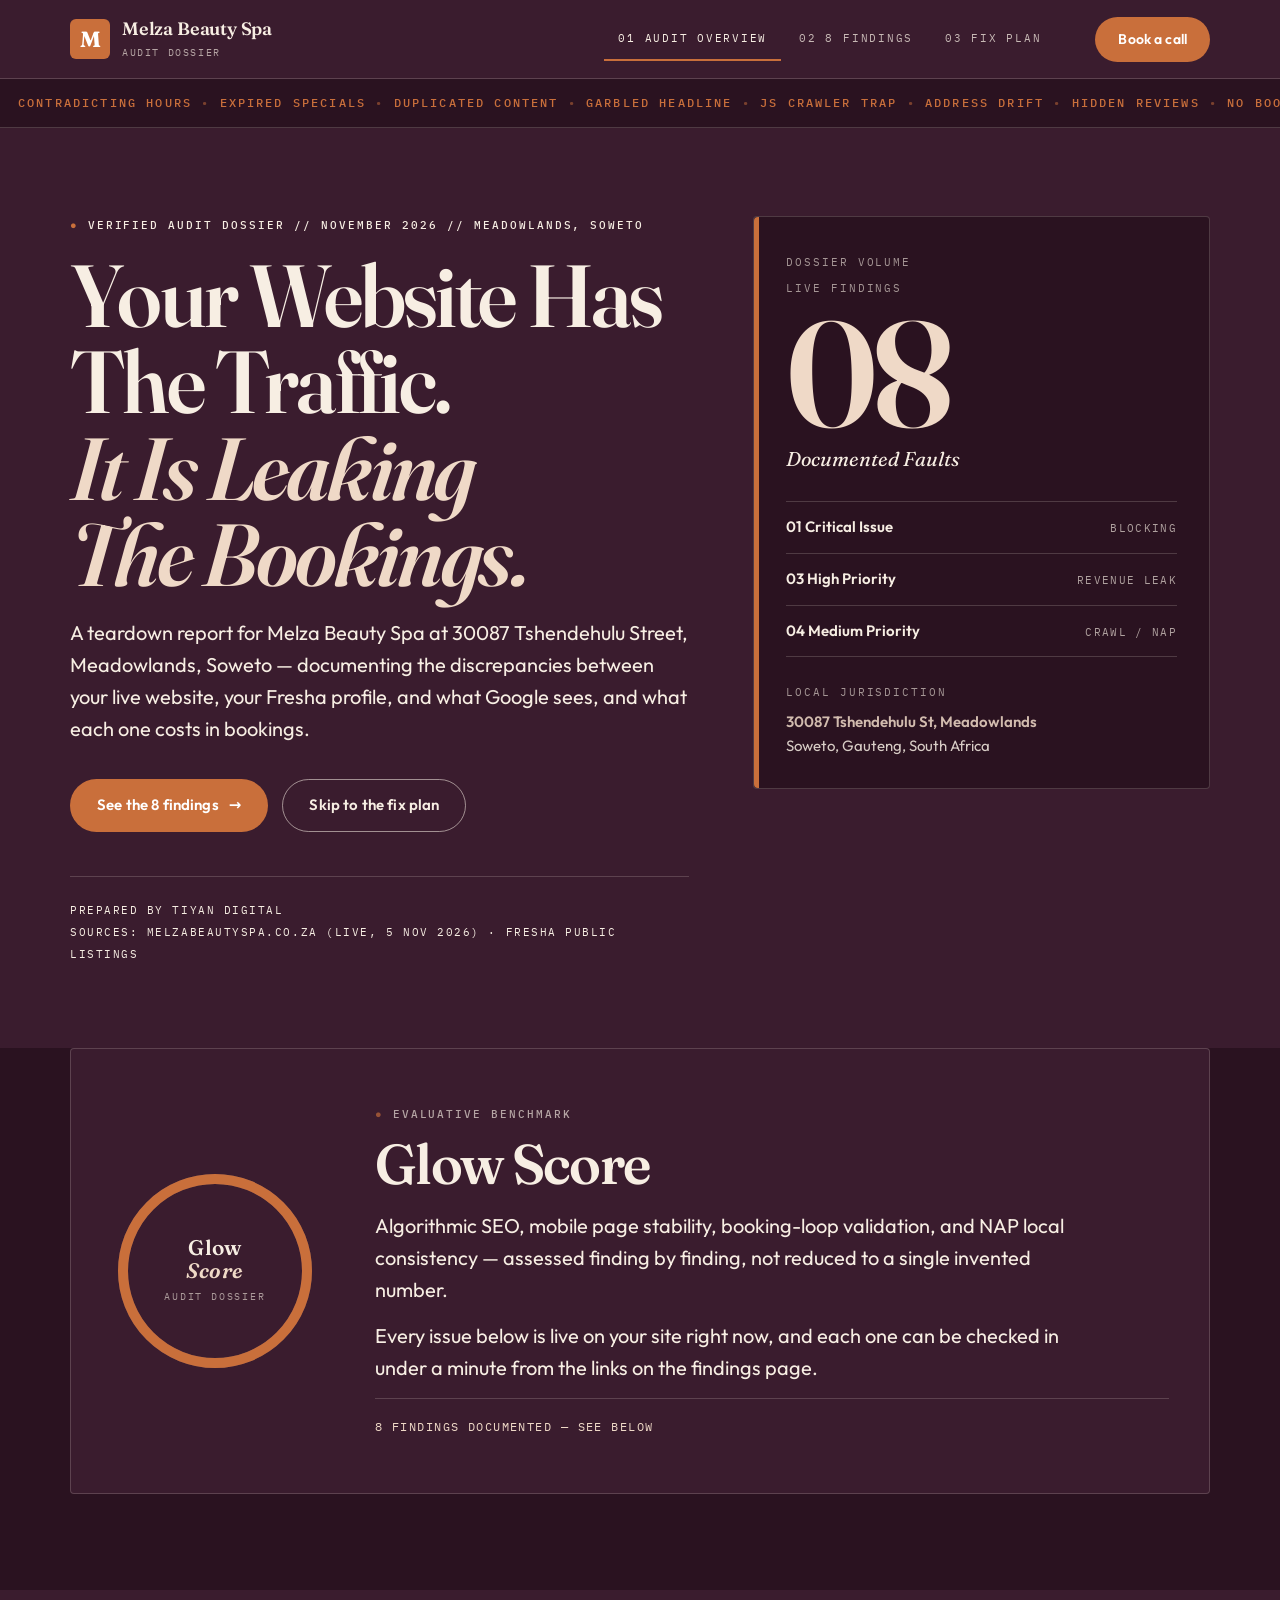
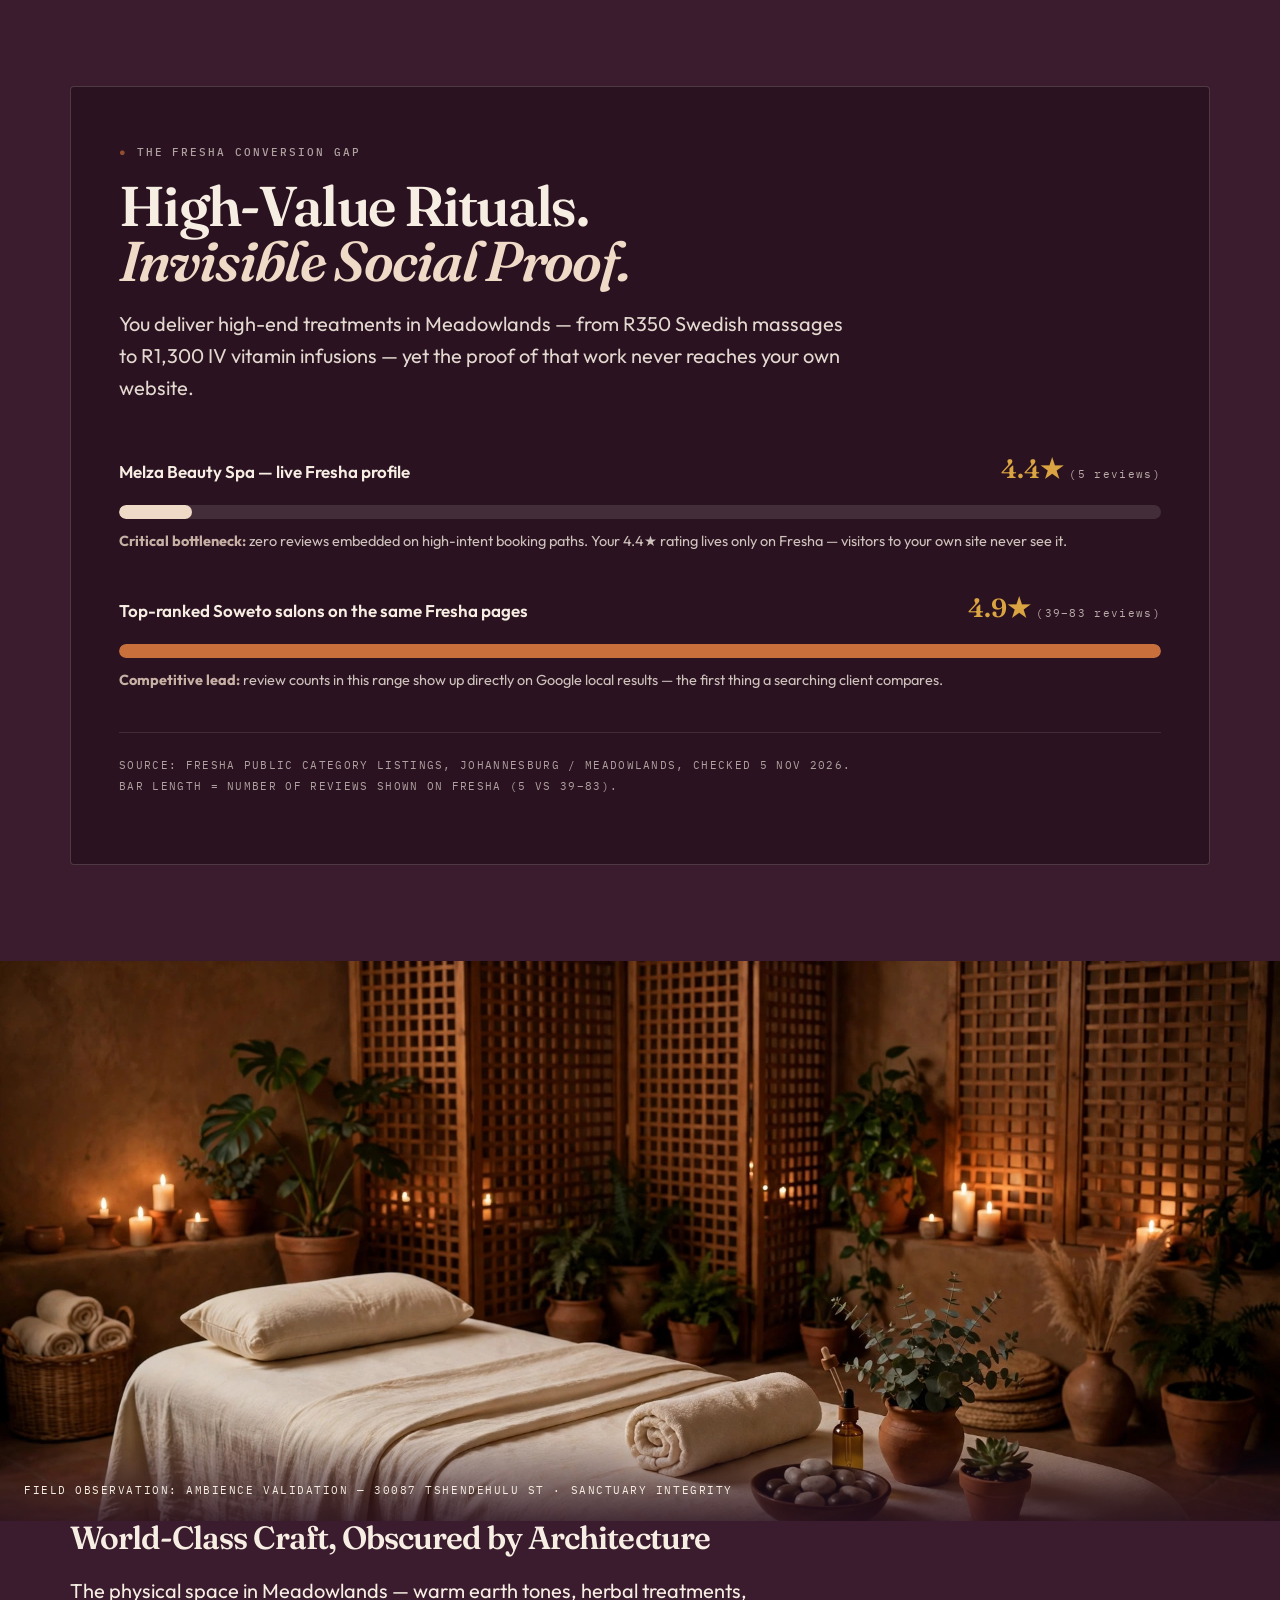
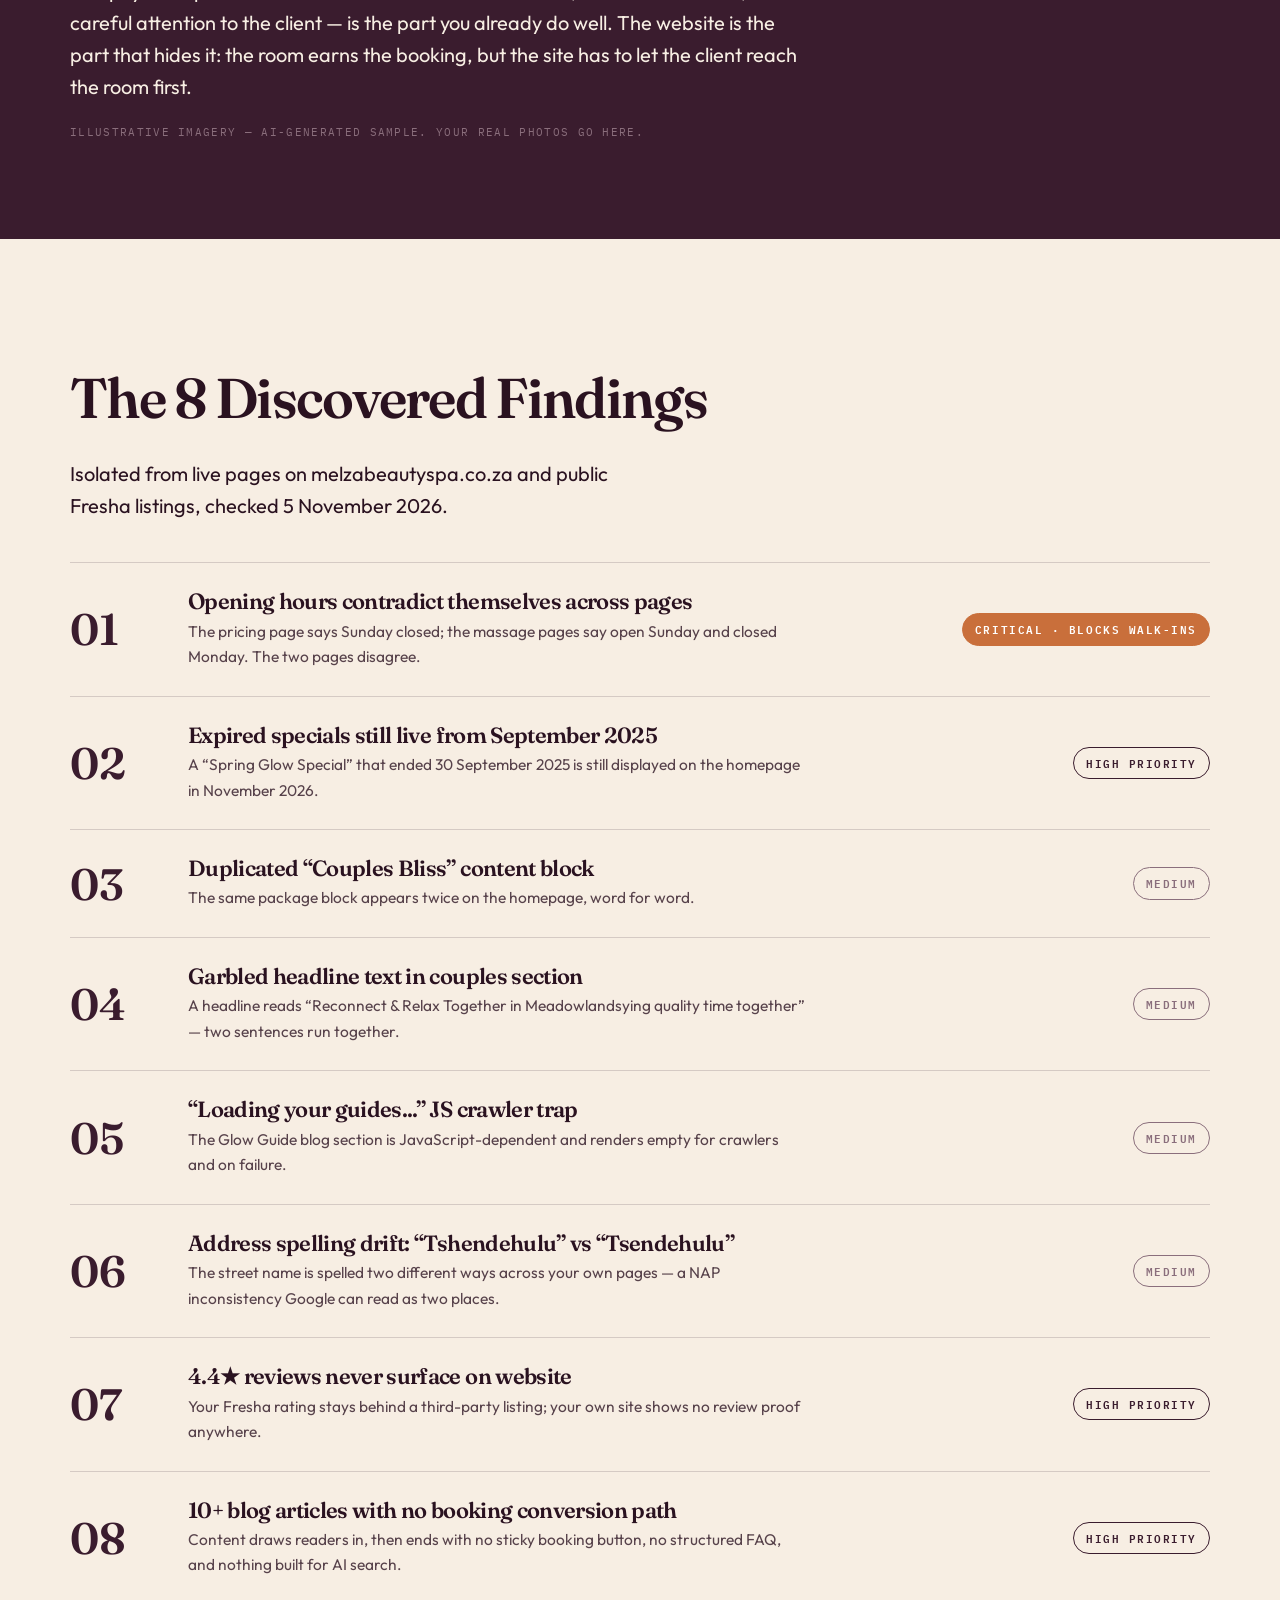
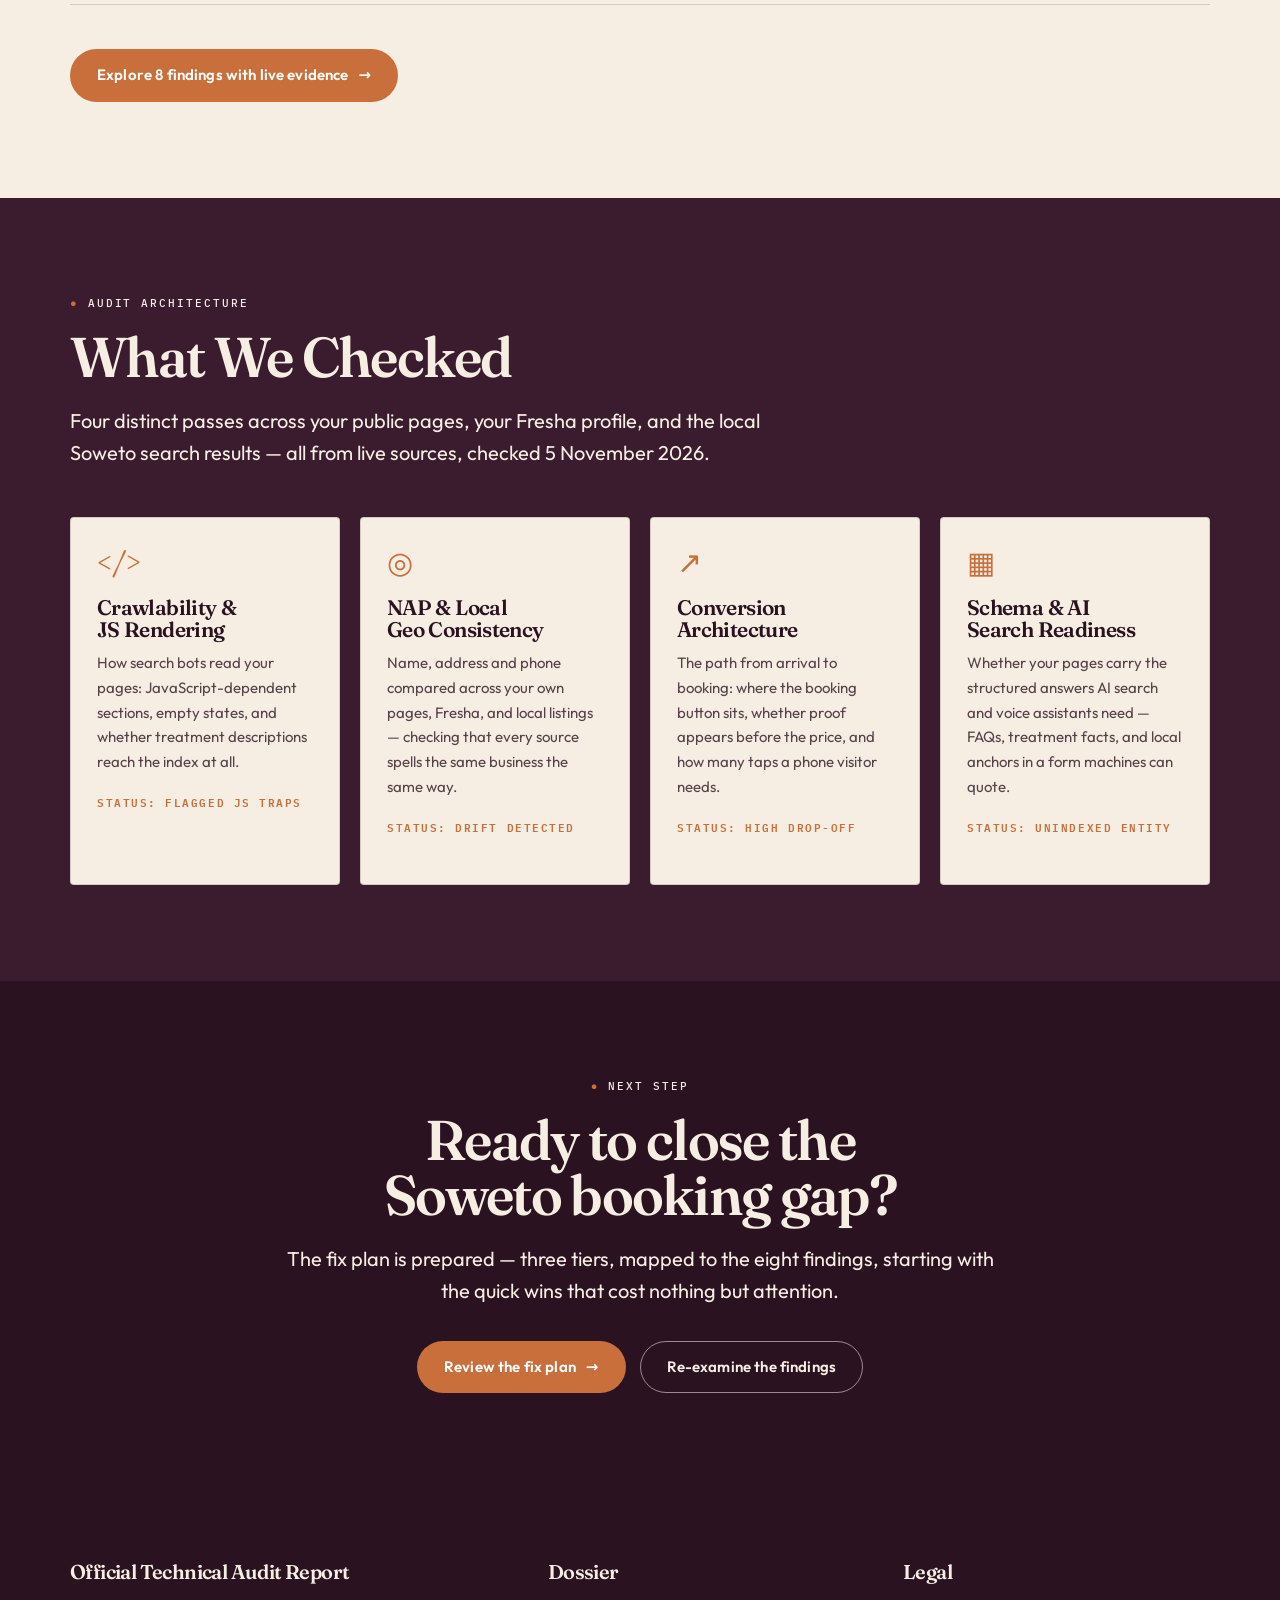
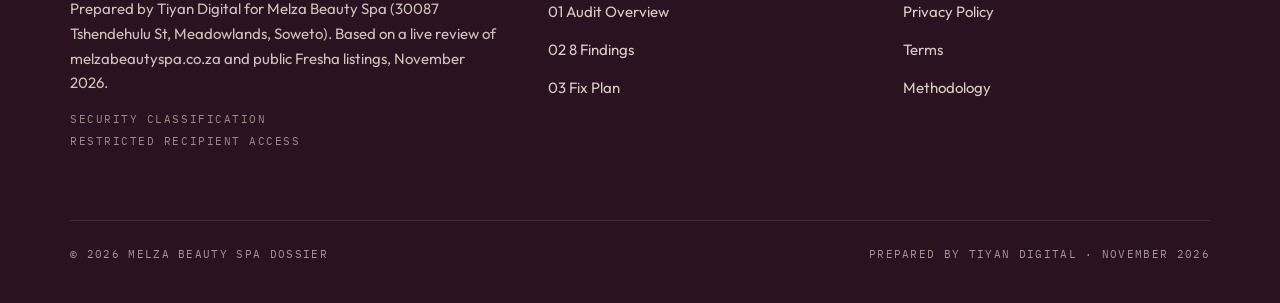
<file: index.html>
<!DOCTYPE html>
<html lang="en">
<head>
<meta charset="utf-8">
<meta name="viewport" content="width=device-width, initial-scale=1">
<title>Melza Beauty Spa — Audit Dossier | Tiyan Digital</title>
<meta name="description" content="A teardown audit of melzabeautyspa.co.za for Melza Beauty Spa, Meadowlands, Soweto: 8 findings from the live site and Fresha, and a fix plan. Prepared by Tiyan Digital, November 2026.">
<link rel="stylesheet" href="style.css">
</head>
<body>
<a class="skip-link" href="#main">Skip to content</a>

<header class="site-nav">
  <div class="wrap nav-inner">
    <a class="brand" href="index.html" aria-label="Melza Beauty Spa audit dossier — home">
      <span class="brand-mark" aria-hidden="true">M</span>
      <span class="brand-text"><strong data-biz>Melza Beauty Spa</strong><span>Audit Dossier</span></span>
    </a>
    <button class="nav-toggle" type="button" aria-expanded="false" aria-controls="nav-menu" aria-label="Menu">
      <span></span><span></span><span></span>
    </button>
    <ul class="nav-links" id="nav-menu">
      <li><a href="index.html" aria-current="page">01 Audit Overview</a></li>
      <li><a href="findings.html">02 8 Findings</a></li>
      <li><a href="plan.html">03 Fix Plan</a></li>
      <li><a class="btn btn-terra nav-cta" href="plan.html#contact">Book a call</a></li>
    </ul>
    <a class="btn btn-terra nav-cta nav-cta-desktop" href="plan.html#contact">Book a call</a>
  </div>
</header>

<div class="marquee" aria-hidden="true">
  <div class="marquee-track">
    <span>Contradicting Hours <i>•</i> Expired Specials <i>•</i> Duplicated Content <i>•</i> Garbled Headline <i>•</i> JS Crawler Trap <i>•</i> Address Drift <i>•</i> Hidden Reviews <i>•</i> No Booking CTA <i>•</i></span>
    <span>Contradicting Hours <i>•</i> Expired Specials <i>•</i> Duplicated Content <i>•</i> Garbled Headline <i>•</i> JS Crawler Trap <i>•</i> Address Drift <i>•</i> Hidden Reviews <i>•</i> No Booking CTA <i>•</i></span>
  </div>
</div>

<main id="main">
  <!-- Hero -->
  <section class="dark hero">
    <div class="wrap hero-grid">
      <div>
        <p class="eyebrow reveal"><span class="dot">●</span> Verified Audit Dossier // November 2026 // Meadowlands, Soweto</p>
        <h1 class="reveal reveal-d1"><span class="line">Your Website Has</span><span class="line">The Traffic.</span><span class="line"><em>It Is Leaking</em></span><span class="line"><em>The Bookings.</em></span></h1>
        <p class="lede reveal reveal-d2">A teardown report for <span data-biz>Melza Beauty Spa</span> at 30087 Tshendehulu Street, Meadowlands, Soweto — documenting the discrepancies between your live website, your Fresha profile, and what Google sees, and what each one costs in bookings.</p>
        <div class="hero-actions reveal reveal-d3">
          <a class="btn btn-terra" href="findings.html">See the 8 findings <span class="arrow" aria-hidden="true">→</span></a>
          <a class="btn btn-ghost-light" href="plan.html">Skip to the fix plan</a>
        </div>
        <p class="hero-meta reveal reveal-d3">Prepared by Tiyan Digital<br>Sources: melzabeautyspa.co.za (live, 5 Nov 2026) · Fresha public listings</p>
      </div>
      <aside class="dossier-card reveal reveal-d2" aria-label="Dossier summary">
        <p class="card-label">Dossier Volume</p>
        <p class="card-label">Live Findings</p>
        <p class="dossier-num" aria-label="8 documented faults">08</p>
        <p class="dossier-num-sub">Documented Faults</p>
        <ul class="dossier-rows">
          <li><b>01 Critical Issue</b><span>Blocking</span></li>
          <li><b>03 High Priority</b><span>Revenue Leak</span></li>
          <li><b>04 Medium Priority</b><span>Crawl / NAP</span></li>
        </ul>
        <p class="card-label">Local Jurisdiction</p>
        <p class="dossier-addr"><b>30087 Tshendehulu St, Meadowlands</b><br>Soweto, Gauteng, South Africa</p>
      </aside>
    </div>
  </section>

  <!-- Glow Score — dial with NO numeric score (the audit documents findings, it does not invent a score) -->
  <section class="dark-deep score-band">
    <div class="wrap">
      <div class="score-card reveal">
        <div class="dial" role="img" aria-label="Glow Score dial — no numeric score assigned; the audit documents 8 findings instead">
          <svg viewBox="0 0 208 208" aria-hidden="true">
            <circle class="dial-ring-bg" cx="104" cy="104" r="92"></circle>
            <circle class="dial-ring" cx="104" cy="104" r="92"></circle>
          </svg>
          <div class="dial-center">
            <span class="dial-word">Glow<br><em>Score</em></span>
            <span class="dial-sub">Audit Dossier</span>
          </div>
        </div>
        <div class="score-copy">
          <p class="eyebrow"><span class="dot">●</span> Evaluative Benchmark</p>
          <h2>Glow Score</h2>
          <p class="lede">Algorithmic SEO, mobile page stability, booking-loop validation, and NAP local consistency — assessed finding by finding, not reduced to a single invented number.</p>
          <p class="lede">Every issue below is live on your site right now, and each one can be checked in under a minute from the links on the findings page.</p>
          <p class="score-caption">8 findings documented — see below</p>
        </div>
      </div>
    </div>
  </section>

  <!-- Fresha comparison -->
  <section class="dark">
    <div class="wrap">
      <div class="compare-panel reveal">
        <p class="eyebrow"><span class="dot">●</span> The Fresha Conversion Gap</p>
        <h2>High-Value Rituals.<br><em>Invisible Social Proof.</em></h2>
        <p class="lede">You deliver high-end treatments in Meadowlands — from R350 Swedish massages to R1,300 IV vitamin infusions — yet the proof of that work never reaches your own website.</p>
        <div class="compare-rows">
          <div class="compare-row">
            <div class="compare-row-head">
              <h3>Melza Beauty Spa — live Fresha profile</h3>
              <span class="stars" aria-label="4.4 out of 5 stars">4.4★ <small>(5 reviews)</small></span>
            </div>
            <div class="bar-track" role="img" aria-label="Melza: 5 reviews on Fresha, compared with 39 to 83 reviews for nearby salons"><div class="bar-fill melza" style="--w:7%"></div></div>
            <p class="compare-note"><b>Critical bottleneck:</b> zero reviews embedded on high-intent booking paths. Your 4.4★ rating lives only on Fresha — visitors to your own site never see it.</p>
          </div>
          <div class="compare-row">
            <div class="compare-row-head">
              <h3>Top-ranked Soweto salons on the same Fresha pages</h3>
              <span class="stars" aria-label="4.9 out of 5 stars">4.9★ <small>(39–83 reviews)</small></span>
            </div>
            <div class="bar-track" role="img" aria-label="Nearby Soweto salons: 39 to 83 reviews on Fresha"><div class="bar-fill peers" style="--w:100%"></div></div>
            <p class="compare-note"><b>Competitive lead:</b> review counts in this range show up directly on Google local results — the first thing a searching client compares.</p>
          </div>
        </div>
        <p class="compare-foot">Source: Fresha public category listings, Johannesburg / Meadowlands, checked 5 Nov 2026.<br>Bar length = number of reviews shown on Fresha (5 vs 39–83).</p>
      </div>
    </div>
  </section>

  <!-- Field observation image band -->
  <section class="dark-deep figure-band">
    <figure class="reveal">
      <img src="assets/img/spa-room-1.jpg" alt="Warm, dim spa treatment room with a massage table, wooden screens and plants" width="1600" height="1000" loading="lazy">
      <figcaption>Field Observation: Ambience Validation — 30087 Tshendehulu St · Sanctuary Integrity</figcaption>
    </figure>
  </section>
  <section class="dark" style="padding-top:0">
    <div class="wrap">
      <h3 class="reveal">World-Class Craft, Obscured by Architecture</h3>
      <p class="lede reveal">The physical space in Meadowlands — warm earth tones, herbal treatments, careful attention to the client — is the part you already do well. The website is the part that hides it: the room earns the booking, but the site has to let the client reach the room first.</p>
      <p class="img-caption reveal">Illustrative imagery — AI-generated sample. Your real photos go here.</p>
    </div>
  </section>

  <!-- Findings ledger -->
  <section class="on-cream">
    <div class="wrap">
      <div class="ledger-head">
        <div>
          <p class="eyebrow reveal"><span class="dot">●</span> Technical Debt Ledger</p>
          <h2 class="reveal">The 8 Discovered Findings</h2>
        </div>
        <p class="lede reveal">Isolated from live pages on melzabeautyspa.co.za and public Fresha listings, checked 5 November 2026.</p>
      </div>
      <div class="ledger">
        <a class="ledger-row reveal" href="findings.html#finding-01">
          <span class="num">01</span>
          <span><h3>Opening hours contradict themselves across pages</h3><p>The pricing page says Sunday closed; the massage pages say open Sunday and closed Monday. The two pages disagree.</p></span>
          <span class="chip chip-critical">Critical · Blocks walk-ins</span>
        </a>
        <a class="ledger-row reveal" href="findings.html#finding-02">
          <span class="num">02</span>
          <span><h3>Expired specials still live from September 2025</h3><p>A “Spring Glow Special” that ended 30 September 2025 is still displayed on the homepage in November 2026.</p></span>
          <span class="chip chip-high">High Priority</span>
        </a>
        <a class="ledger-row reveal" href="findings.html#finding-03">
          <span class="num">03</span>
          <span><h3>Duplicated “Couples Bliss” content block</h3><p>The same package block appears twice on the homepage, word for word.</p></span>
          <span class="chip chip-medium">Medium</span>
        </a>
        <a class="ledger-row reveal" href="findings.html#finding-04">
          <span class="num">04</span>
          <span><h3>Garbled headline text in couples section</h3><p>A headline reads “Reconnect &amp; Relax Together in Meadowlandsying quality time together” — two sentences run together.</p></span>
          <span class="chip chip-medium">Medium</span>
        </a>
        <a class="ledger-row reveal" href="findings.html#finding-05">
          <span class="num">05</span>
          <span><h3>“Loading your guides...” JS crawler trap</h3><p>The Glow Guide blog section is JavaScript-dependent and renders empty for crawlers and on failure.</p></span>
          <span class="chip chip-medium">Medium</span>
        </a>
        <a class="ledger-row reveal" href="findings.html#finding-06">
          <span class="num">06</span>
          <span><h3>Address spelling drift: “Tshendehulu” vs “Tsendehulu”</h3><p>The street name is spelled two different ways across your own pages — a NAP inconsistency Google can read as two places.</p></span>
          <span class="chip chip-medium">Medium</span>
        </a>
        <a class="ledger-row reveal" href="findings.html#finding-07">
          <span class="num">07</span>
          <span><h3>4.4★ reviews never surface on website</h3><p>Your Fresha rating stays behind a third-party listing; your own site shows no review proof anywhere.</p></span>
          <span class="chip chip-high">High Priority</span>
        </a>
        <a class="ledger-row reveal" href="findings.html#finding-08">
          <span class="num">08</span>
          <span><h3>10+ blog articles with no booking conversion path</h3><p>Content draws readers in, then ends with no sticky booking button, no structured FAQ, and nothing built for AI search.</p></span>
          <span class="chip chip-high">High Priority</span>
        </a>
      </div>
      <div class="ledger-cta">
        <a class="btn btn-terra" href="findings.html">Explore 8 findings with live evidence <span class="arrow" aria-hidden="true">→</span></a>
      </div>
    </div>
  </section>

  <!-- What we checked -->
  <section class="dark" id="checked">
    <div class="wrap">
      <p class="eyebrow reveal"><span class="dot">●</span> Audit Architecture</p>
      <h2 class="reveal">What We Checked</h2>
      <p class="lede reveal">Four distinct passes across your public pages, your Fresha profile, and the local Soweto search results — all from live sources, checked 5 November 2026.</p>
      <div class="checked-grid">
        <article class="checked-card reveal">
          <p class="icon" aria-hidden="true">&lt;/&gt;</p>
          <h3>Crawlability &amp; JS Rendering</h3>
          <p>How search bots read your pages: JavaScript-dependent sections, empty states, and whether treatment descriptions reach the index at all.</p>
          <p class="status">Status: Flagged JS traps</p>
        </article>
        <article class="checked-card reveal reveal-d1">
          <p class="icon" aria-hidden="true">◎</p>
          <h3>NAP &amp; Local Geo Consistency</h3>
          <p>Name, address and phone compared across your own pages, Fresha, and local listings — checking that every source spells the same business the same way.</p>
          <p class="status">Status: Drift detected</p>
        </article>
        <article class="checked-card reveal reveal-d2">
          <p class="icon" aria-hidden="true">↗</p>
          <h3>Conversion Architecture</h3>
          <p>The path from arrival to booking: where the booking button sits, whether proof appears before the price, and how many taps a phone visitor needs.</p>
          <p class="status">Status: High drop-off</p>
        </article>
        <article class="checked-card reveal reveal-d3">
          <p class="icon" aria-hidden="true">▦</p>
          <h3>Schema &amp; AI Search Readiness</h3>
          <p>Whether your pages carry the structured answers AI search and voice assistants need — FAQs, treatment facts, and local anchors in a form machines can quote.</p>
          <p class="status">Status: Unindexed entity</p>
        </article>
      </div>
    </div>
  </section>

  <!-- Closing CTA -->
  <section class="dark-deep cta-band">
    <div class="wrap">
      <p class="eyebrow reveal"><span class="dot">●</span> Next Step</p>
      <h2 class="reveal">Ready to close the Soweto booking gap?</h2>
      <p class="lede reveal">The fix plan is prepared — three tiers, mapped to the eight findings, starting with the quick wins that cost nothing but attention.</p>
      <div class="hero-actions reveal">
        <a class="btn btn-terra" href="plan.html">Review the fix plan <span class="arrow" aria-hidden="true">→</span></a>
        <a class="btn btn-ghost-light" href="findings.html">Re-examine the findings</a>
      </div>
    </div>
  </section>
</main>

<footer class="site-footer">
  <div class="wrap">
    <div class="footer-grid">
      <div>
        <h3>Official Technical Audit Report</h3>
        <p>Prepared by Tiyan Digital for <span data-biz>Melza Beauty Spa</span> (30087 Tshendehulu St, Meadowlands, Soweto). Based on a live review of melzabeautyspa.co.za and public Fresha listings, November 2026.</p>
        <p class="mono-line">Security classification<br>Restricted recipient access</p>
      </div>
      <div>
        <h3>Dossier</h3>
        <ul class="footer-links">
          <li><a href="index.html">01 Audit Overview</a></li>
          <li><a href="findings.html">02 8 Findings</a></li>
          <li><a href="plan.html">03 Fix Plan</a></li>
        </ul>
      </div>
      <div>
        <h3>Legal</h3>
        <ul class="footer-links">
          <li><a href="privacy.html">Privacy Policy</a></li>
          <li><a href="terms.html">Terms</a></li>
          <li><a href="index.html#checked">Methodology</a></li>
        </ul>
      </div>
    </div>
    <div class="footer-bottom">
      <span>© 2026 Melza Beauty Spa Dossier</span>
      <span>Prepared by Tiyan Digital · November 2026</span>
    </div>
  </div>
</footer>
<script src="app.js"></script>
</body>
</html>
</file>
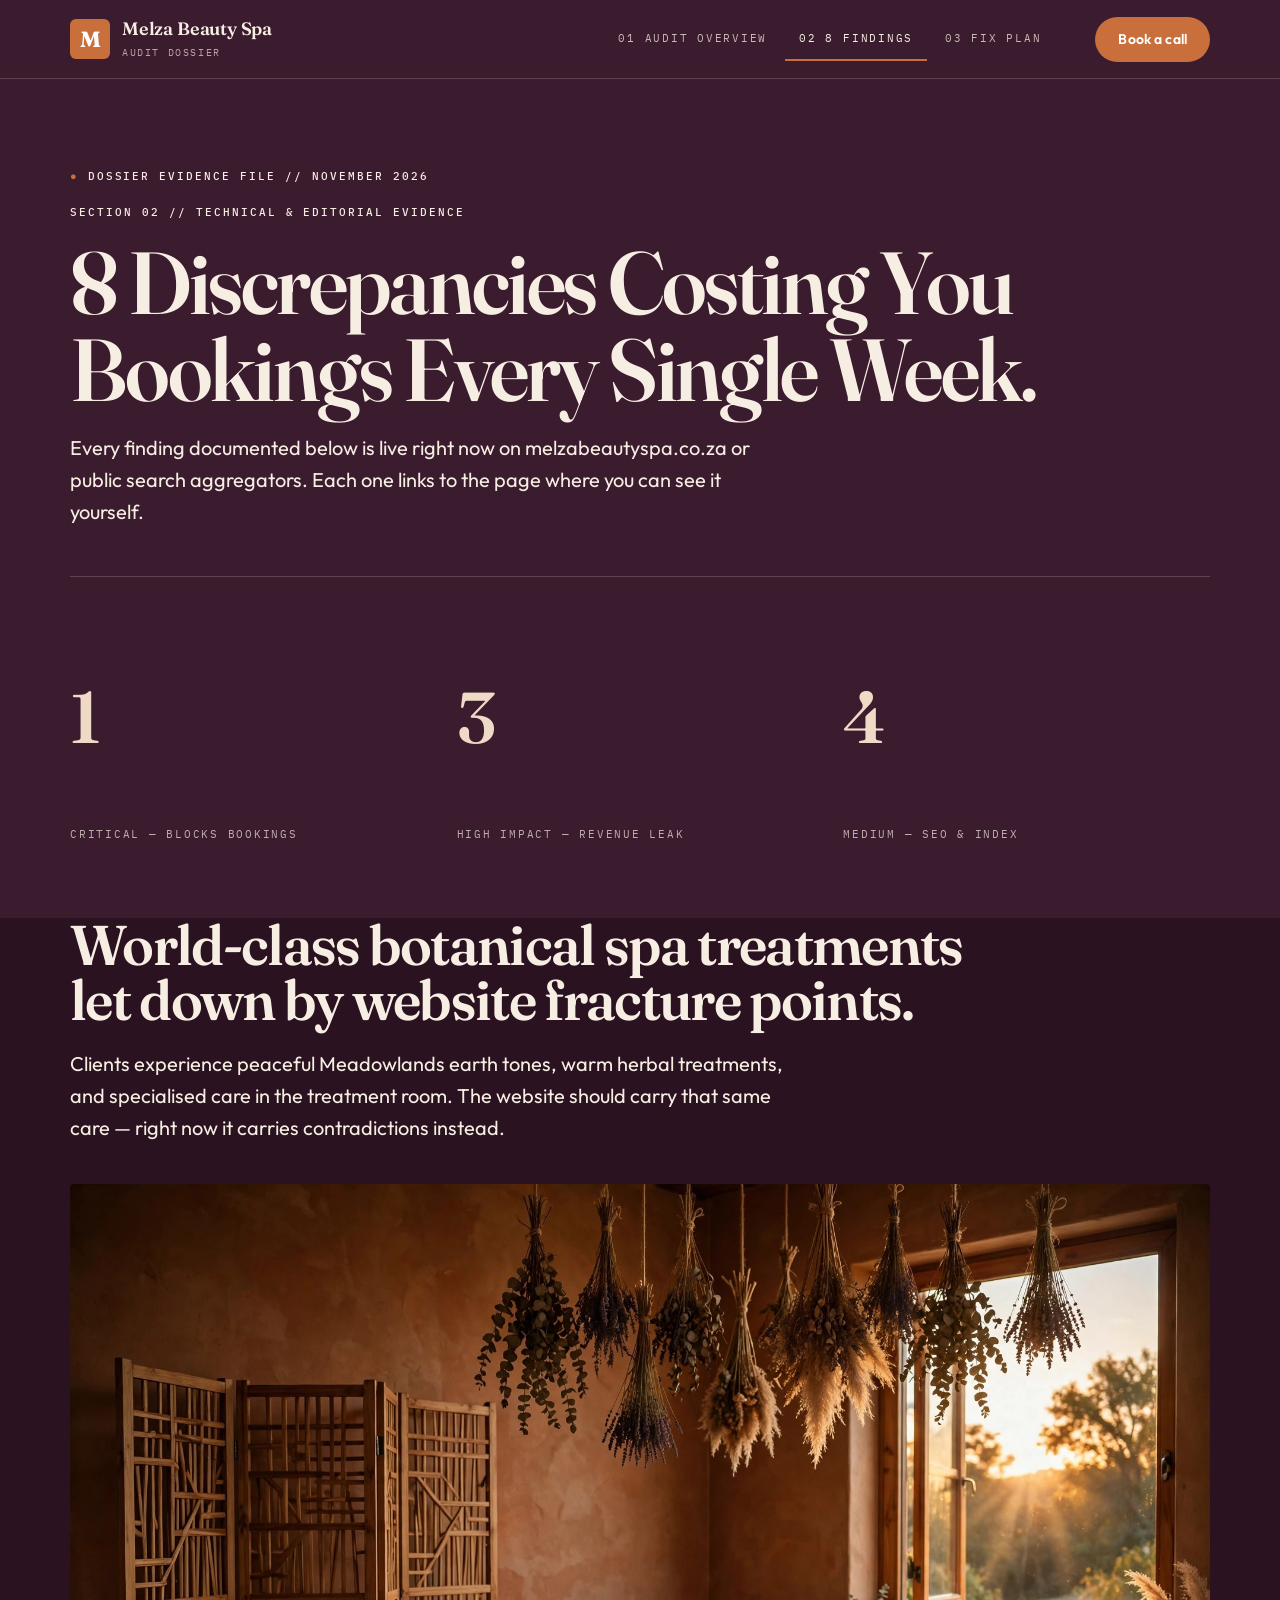
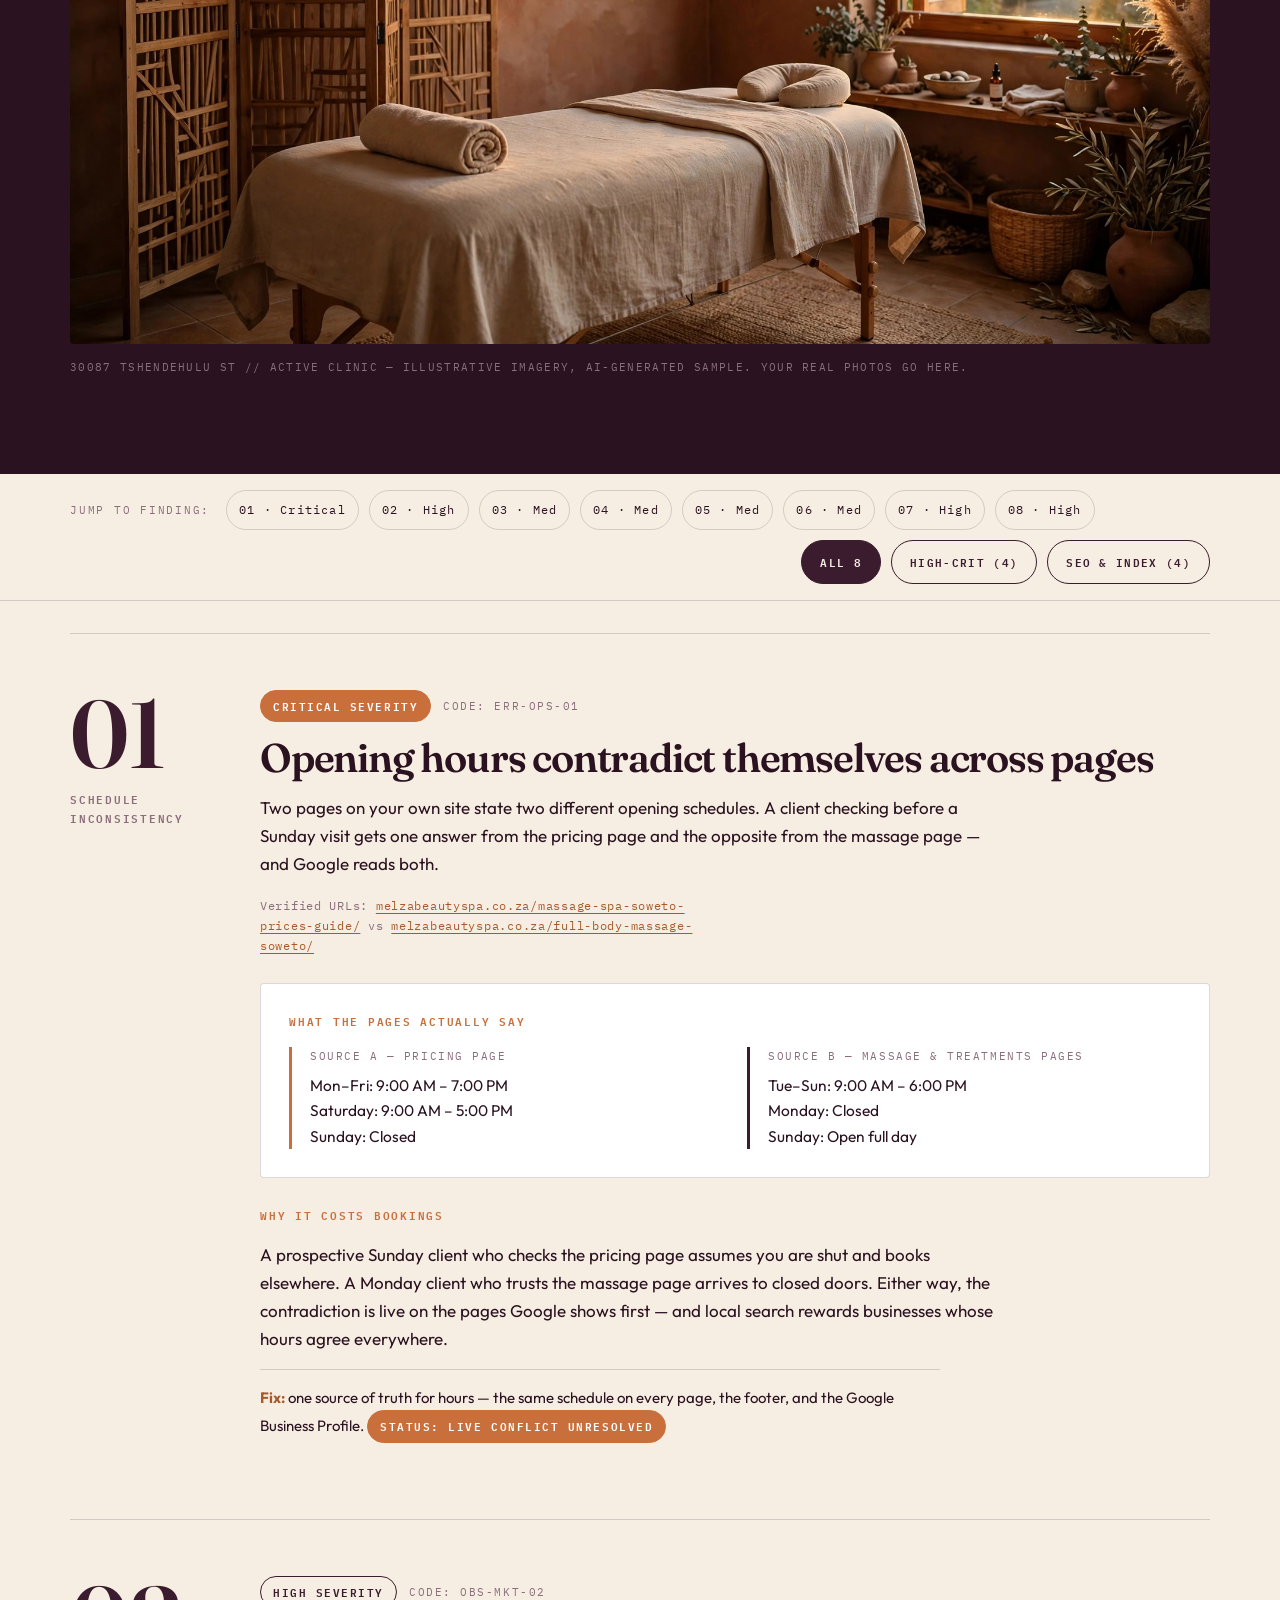
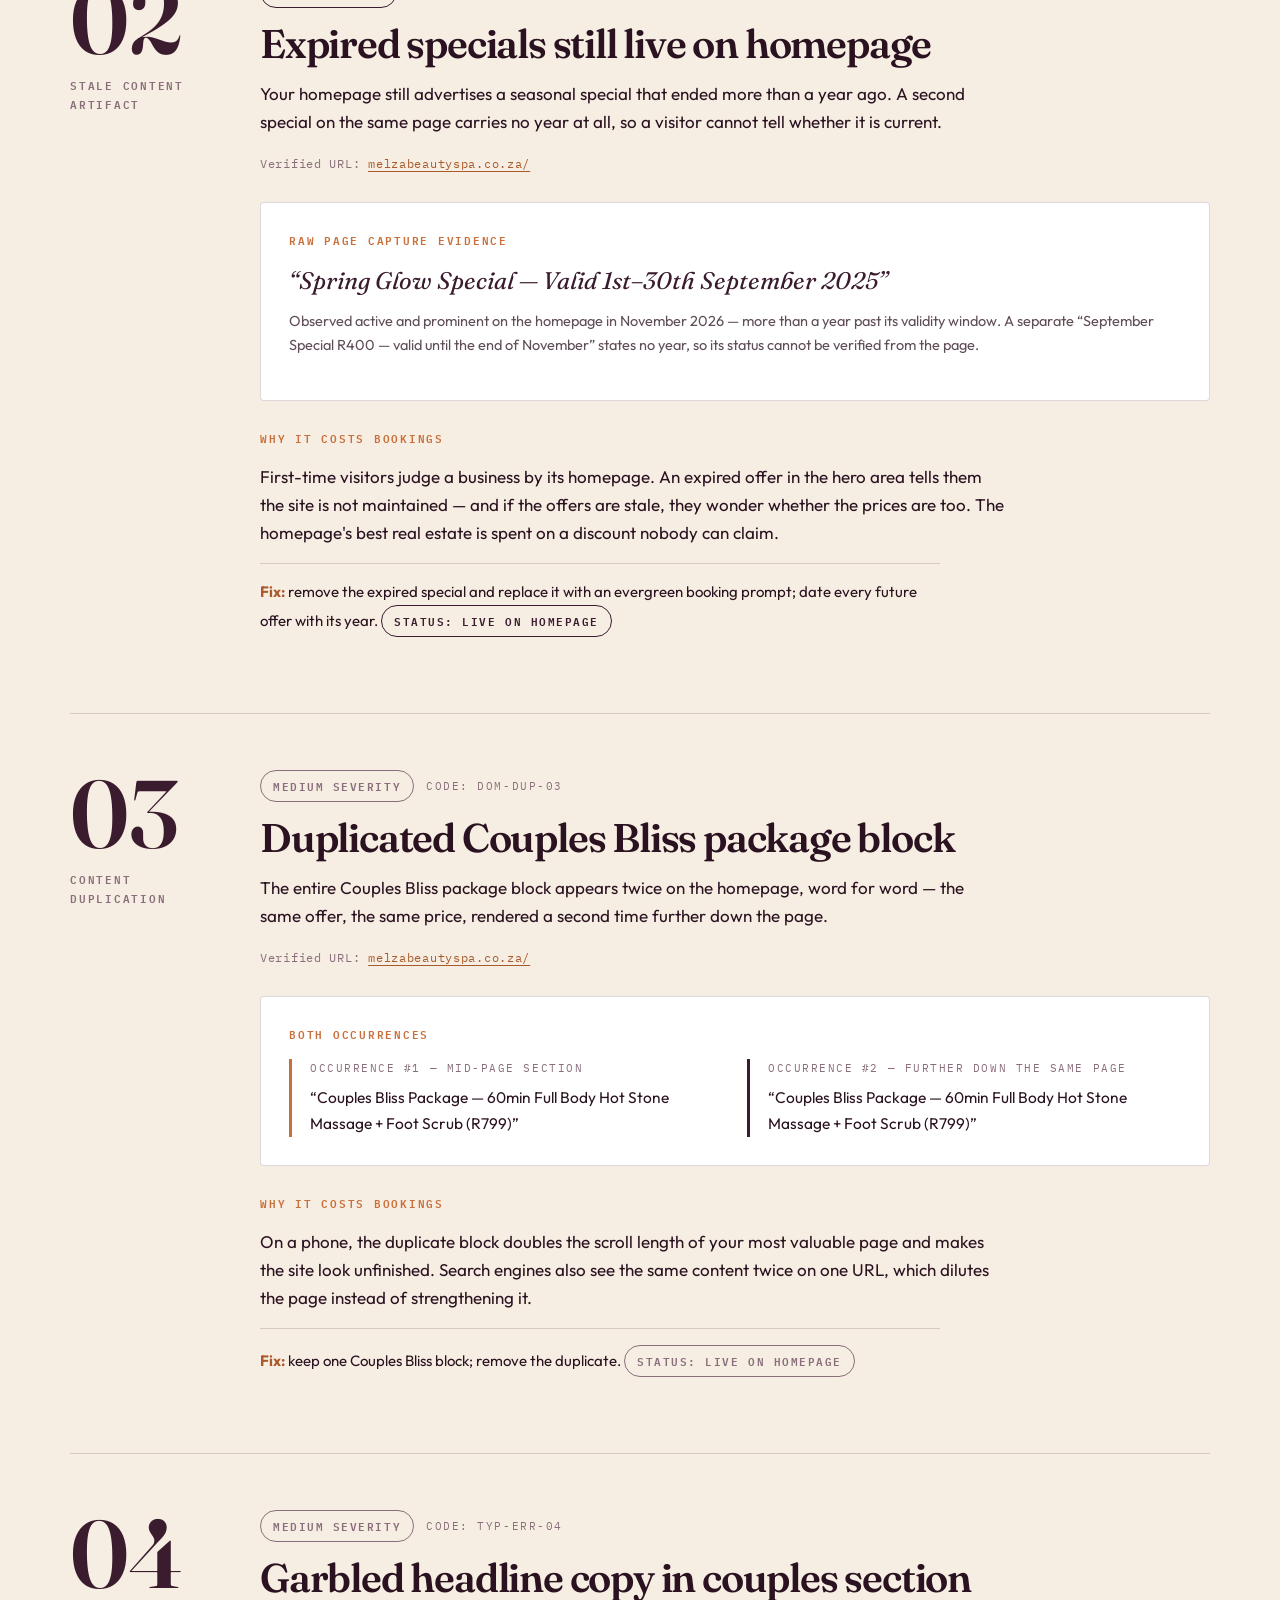
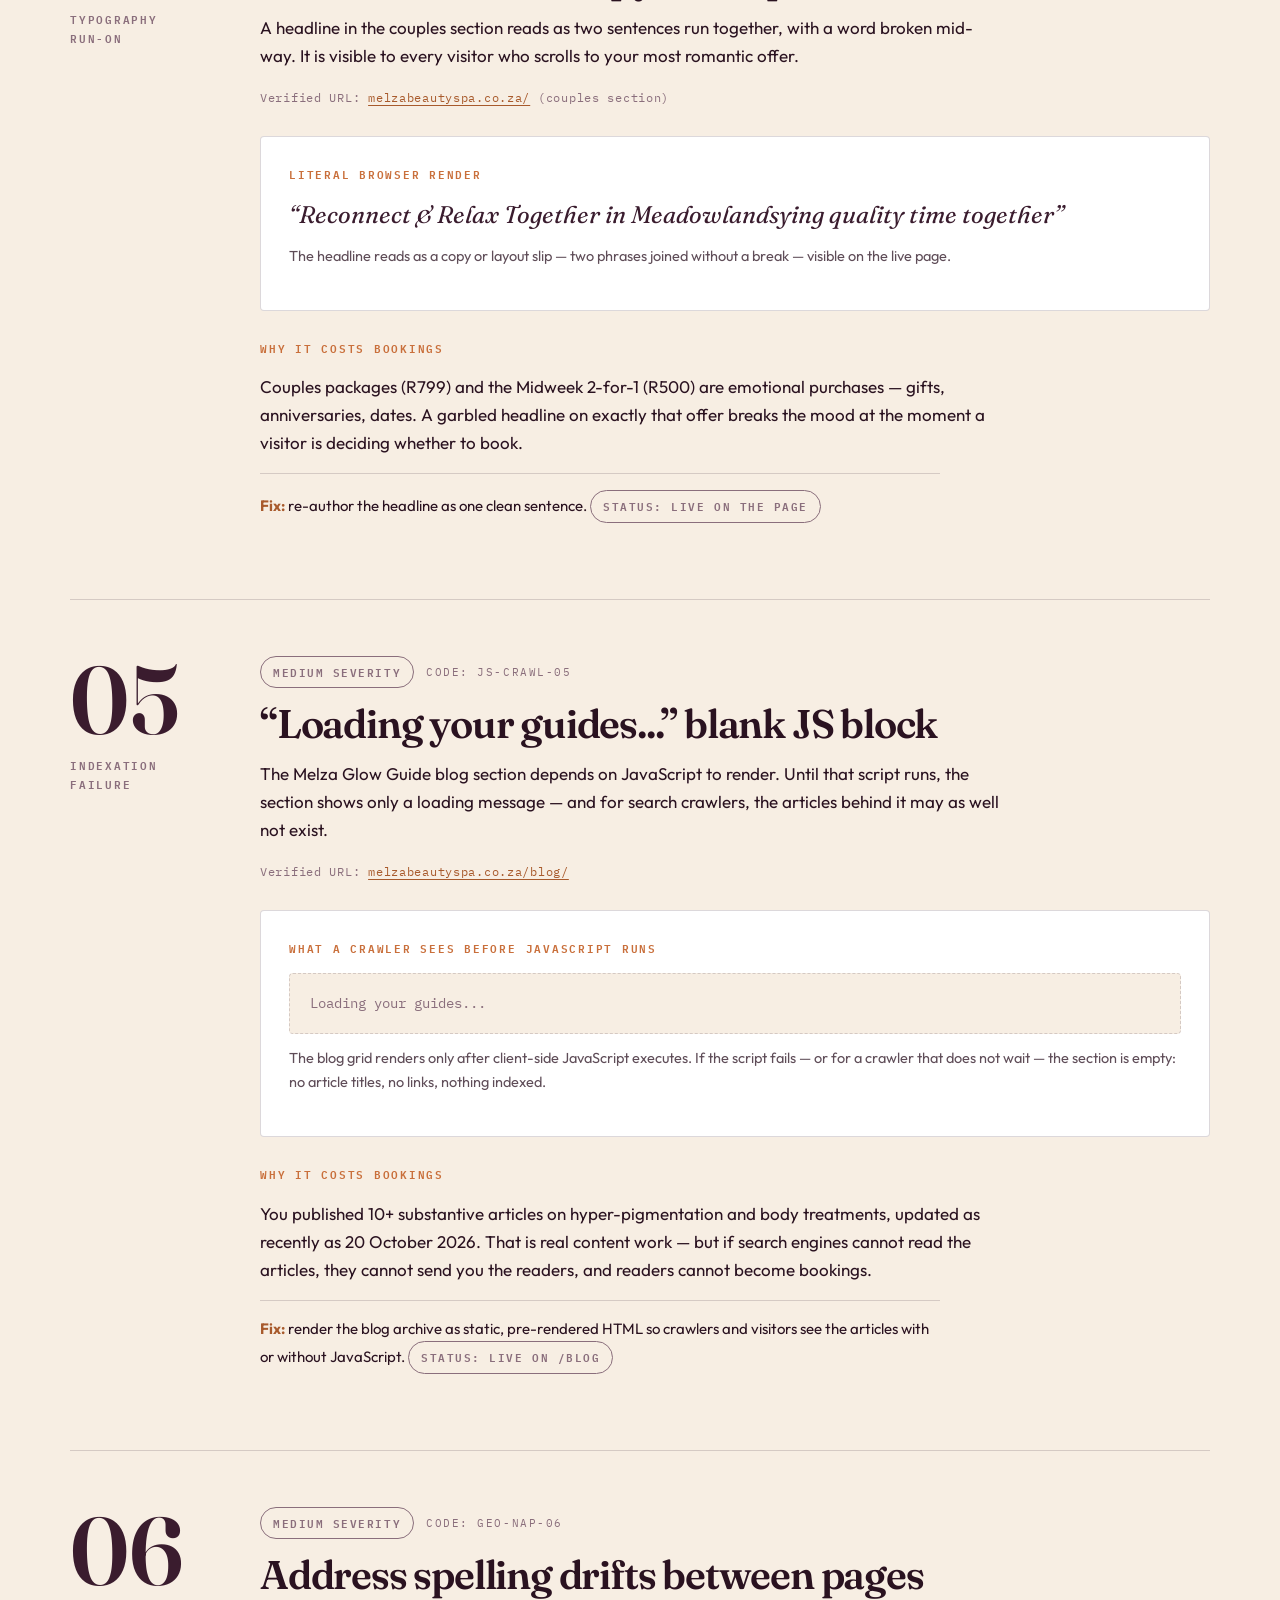
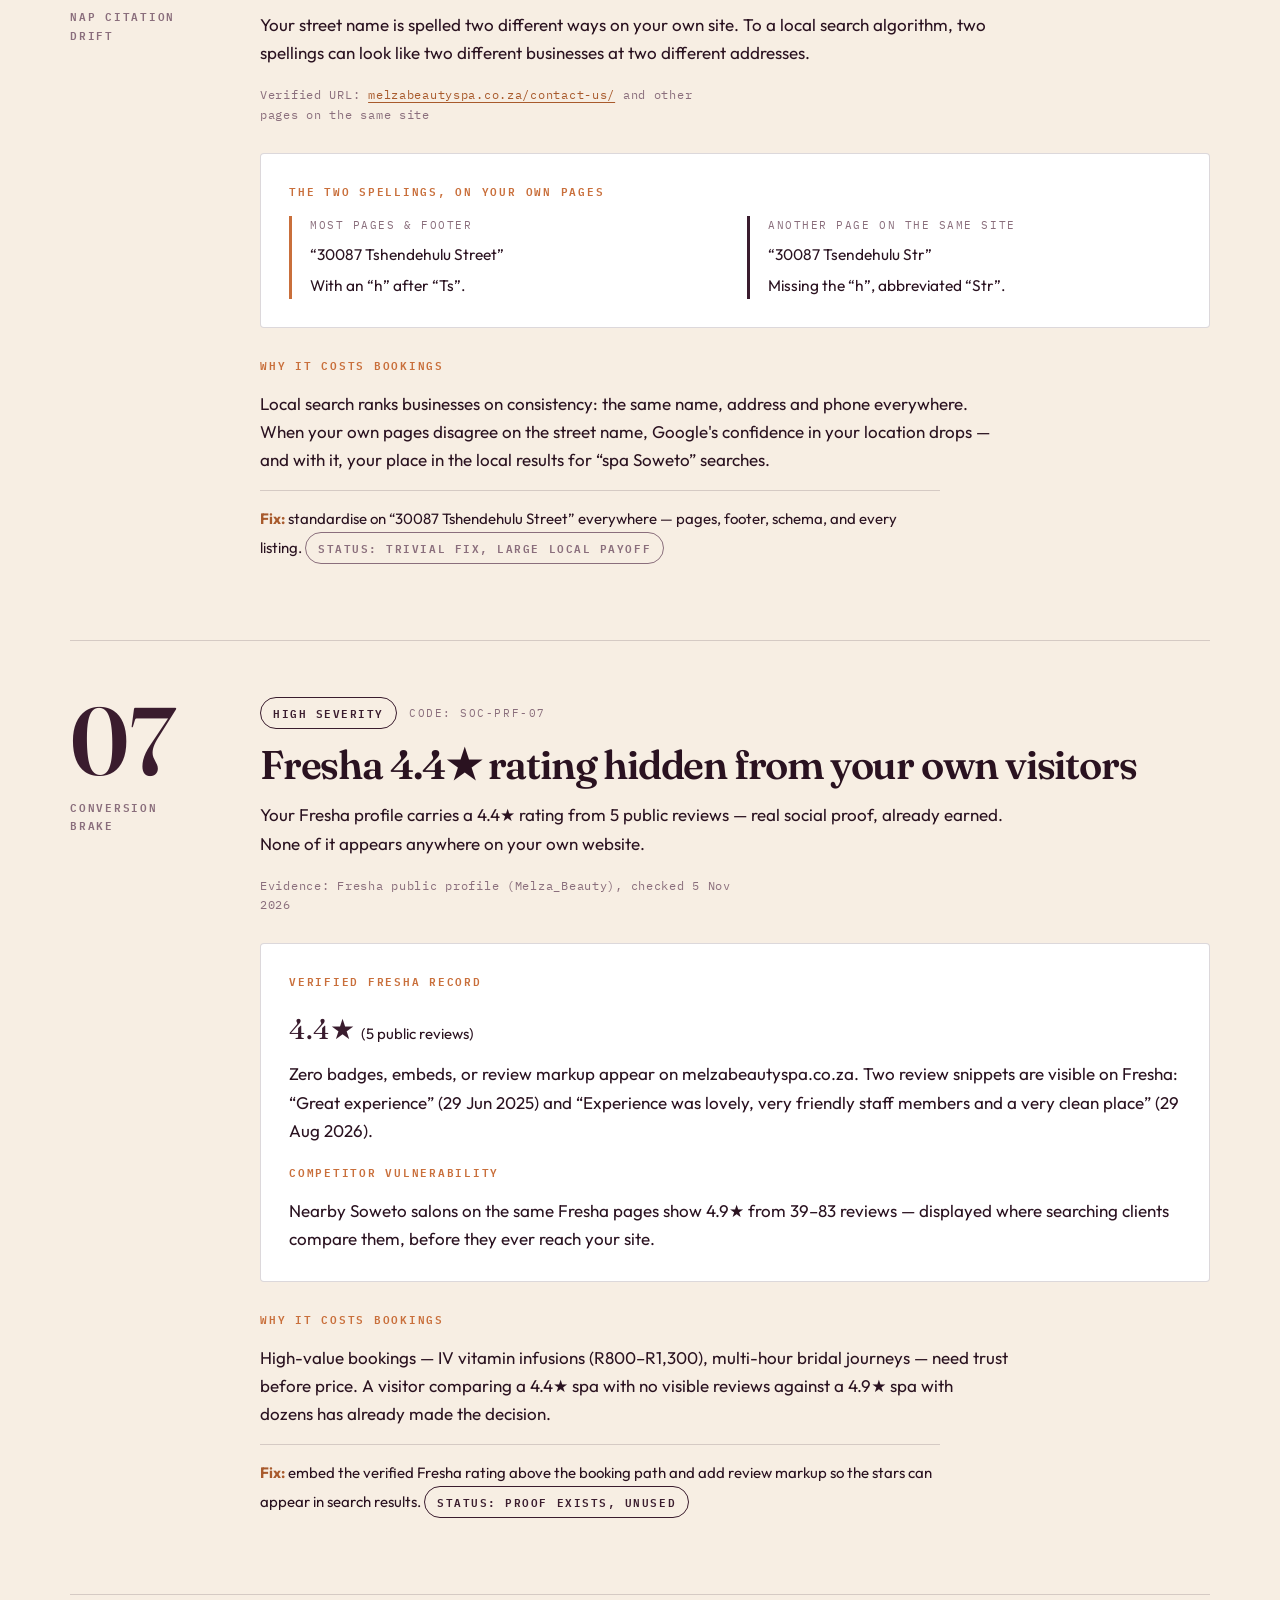
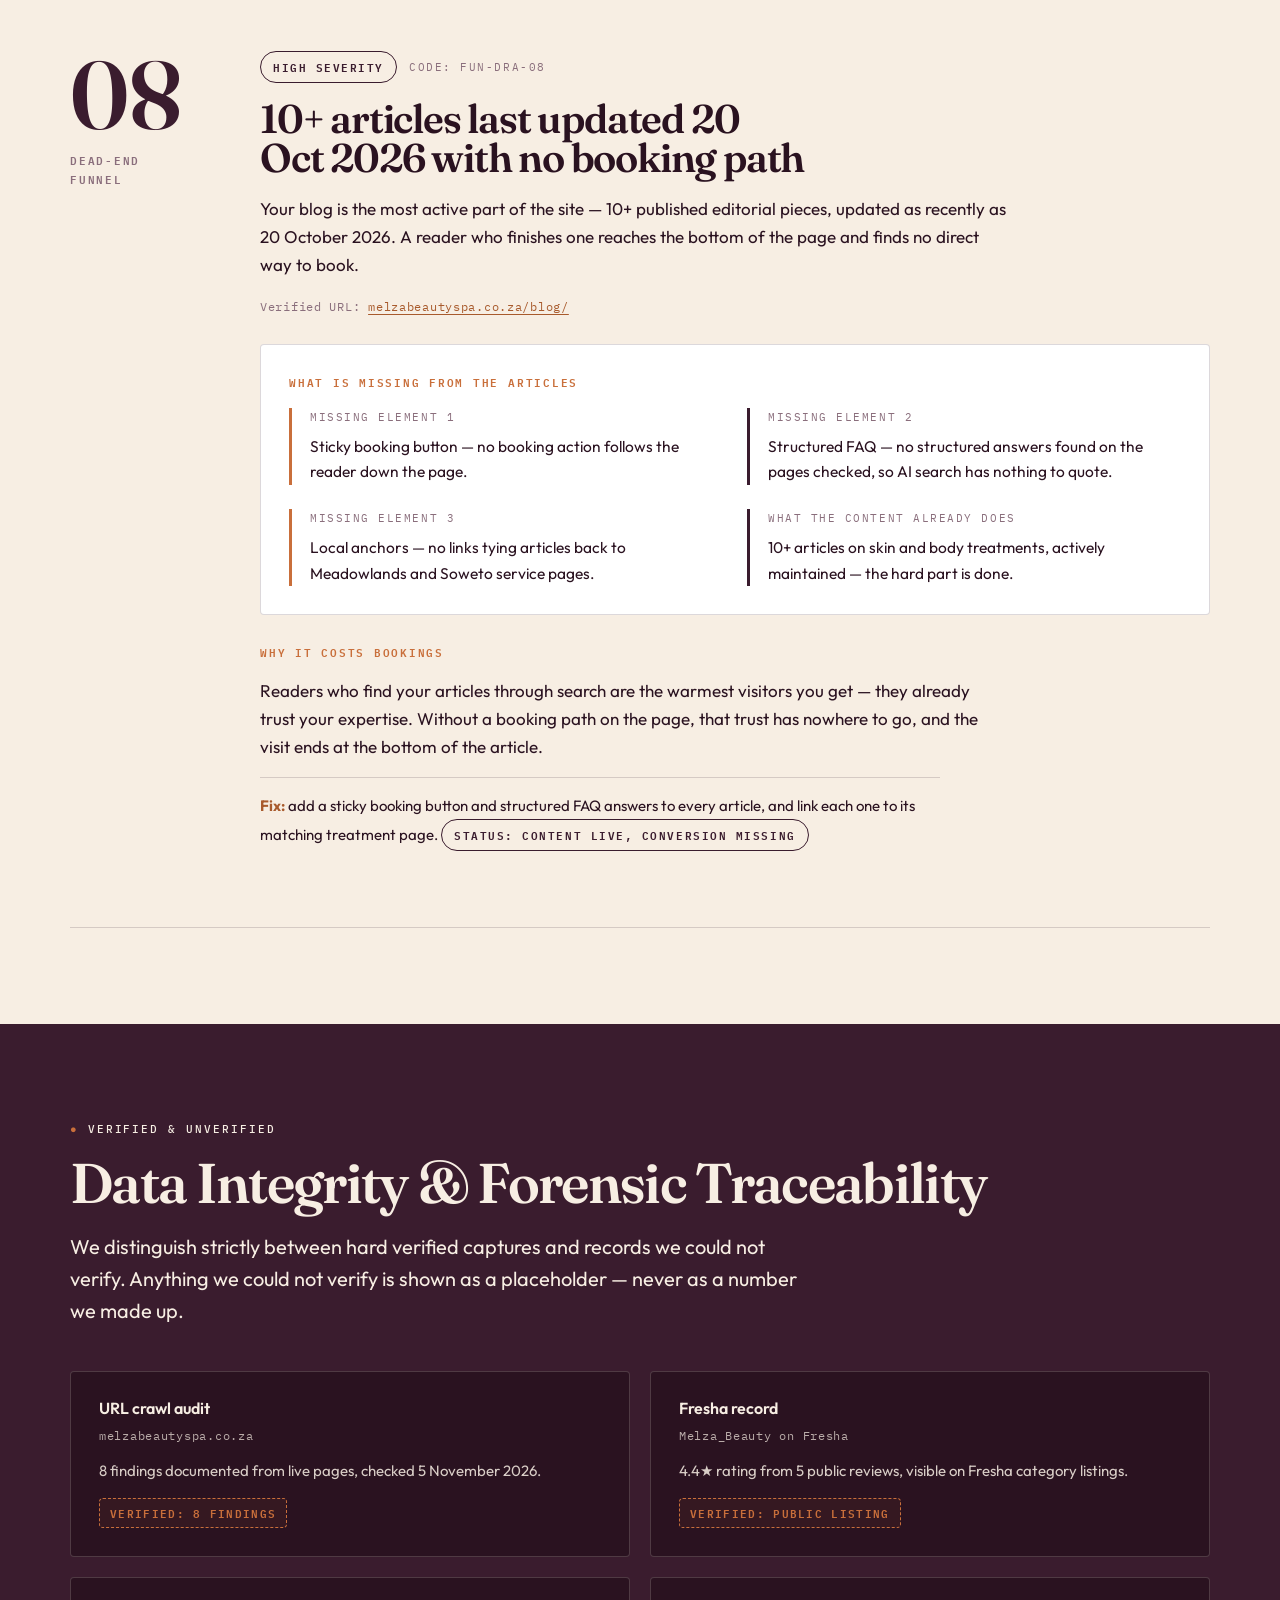
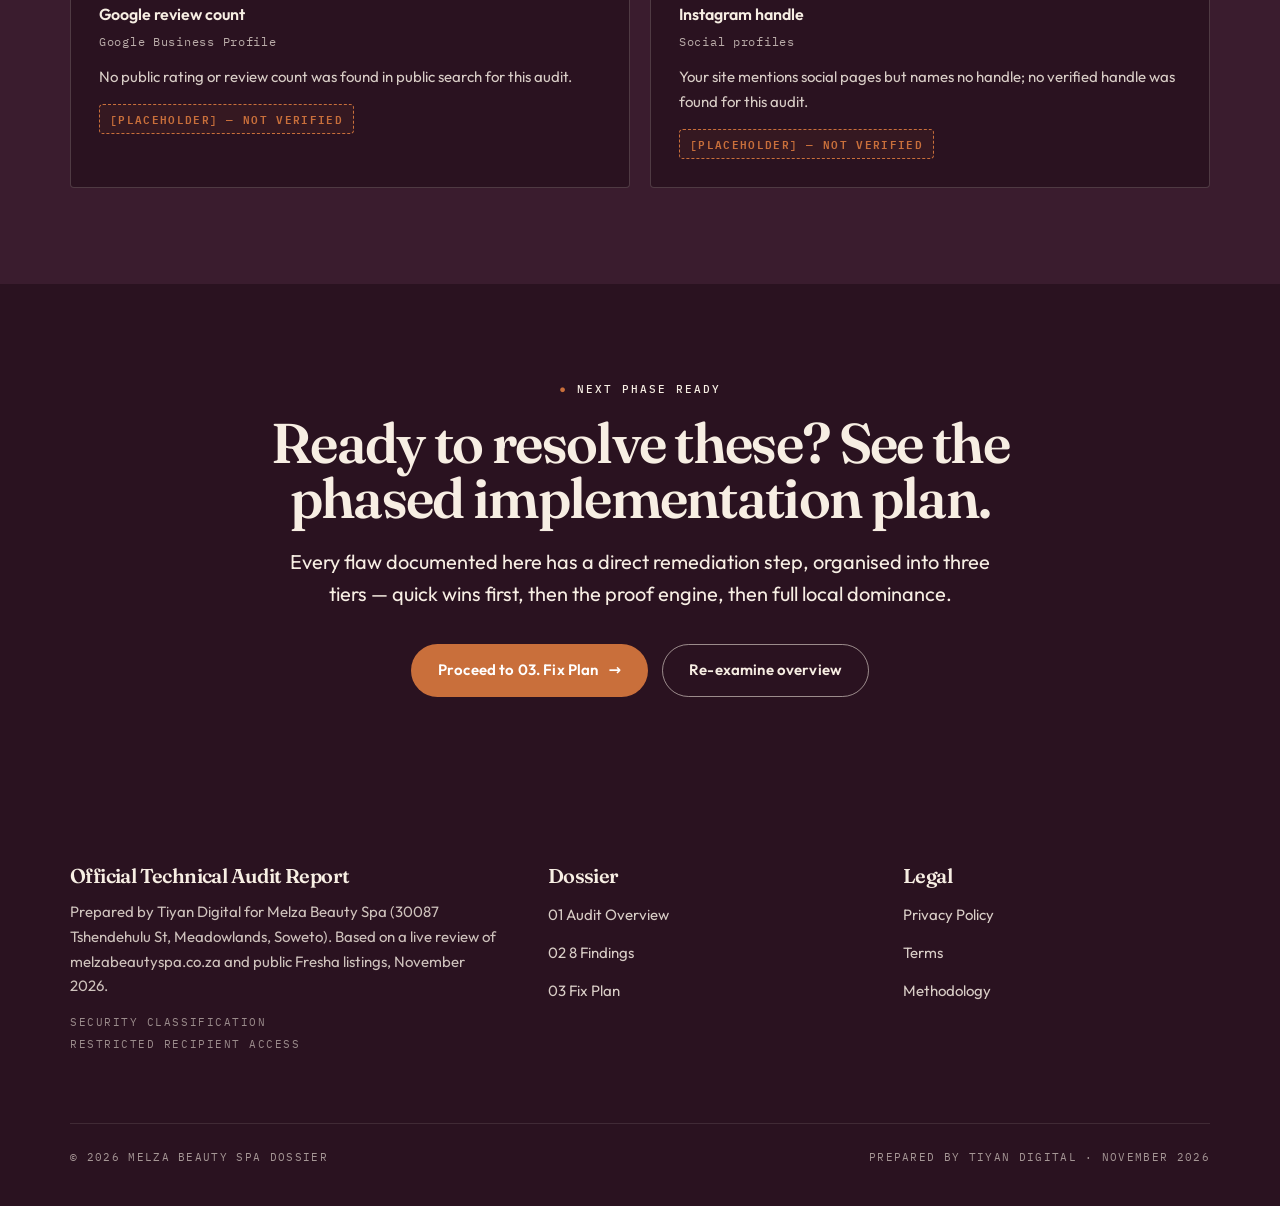
<file: findings.html>
<!DOCTYPE html>
<html lang="en">
<head>
<meta charset="utf-8">
<meta name="viewport" content="width=device-width, initial-scale=1">
<title>8 Findings — Melza Beauty Spa Audit Dossier | Tiyan Digital</title>
<meta name="description" content="All 8 findings from the Melza Beauty Spa teardown audit, with live evidence from melzabeautyspa.co.za and Fresha: hours, expired specials, duplicated content, JS crawler trap, NAP drift, hidden reviews, dead-end blog.">
<link rel="stylesheet" href="style.css">
</head>
<body>
<a class="skip-link" href="#main">Skip to content</a>

<header class="site-nav">
  <div class="wrap nav-inner">
    <a class="brand" href="index.html" aria-label="Melza Beauty Spa audit dossier — home">
      <span class="brand-mark" aria-hidden="true">M</span>
      <span class="brand-text"><strong data-biz>Melza Beauty Spa</strong><span>Audit Dossier</span></span>
    </a>
    <button class="nav-toggle" type="button" aria-expanded="false" aria-controls="nav-menu" aria-label="Menu">
      <span></span><span></span><span></span>
    </button>
    <ul class="nav-links" id="nav-menu">
      <li><a href="index.html">01 Audit Overview</a></li>
      <li><a href="findings.html" aria-current="page">02 8 Findings</a></li>
      <li><a href="plan.html">03 Fix Plan</a></li>
      <li><a class="btn btn-terra nav-cta" href="plan.html#contact">Book a call</a></li>
    </ul>
    <a class="btn btn-terra nav-cta nav-cta-desktop" href="plan.html#contact">Book a call</a>
  </div>
</header>

<main id="main">
  <section class="dark page-head">
    <div class="wrap">
      <p class="eyebrow reveal"><span class="dot">●</span> Dossier Evidence File // November 2026</p>
      <p class="eyebrow reveal">Section 02 // Technical &amp; Editorial Evidence</p>
      <h1 class="reveal reveal-d1">8 Discrepancies Costing You Bookings Every Single Week.</h1>
      <p class="lede reveal reveal-d2">Every finding documented below is live right now on melzabeautyspa.co.za or public search aggregators. Each one links to the page where you can see it yourself.</p>
      <div class="severity-strip reveal">
        <div class="severity-cell"><p class="sev-num">1</p><p class="sev-label">Critical — blocks bookings</p></div>
        <div class="severity-cell"><p class="sev-num">3</p><p class="sev-label">High impact — revenue leak</p></div>
        <div class="severity-cell"><p class="sev-num">4</p><p class="sev-label">Medium — SEO &amp; index</p></div>
      </div>
    </div>
  </section>

  <section class="dark-deep" style="padding-top:0">
    <div class="wrap">
      <h2 class="reveal">World-class botanical spa treatments let down by website fracture points.</h2>
      <p class="lede reveal">Clients experience peaceful Meadowlands earth tones, warm herbal treatments, and specialised care in the treatment room. The website should carry that same care — right now it carries contradictions instead.</p>
      <figure class="reveal" style="margin:40px 0 0">
        <img src="assets/img/spa-room-3.jpg" alt="Warm spa treatment room with wooden screen divider, massage table and plants" width="1600" height="1000" loading="lazy" style="border-radius:4px">
        <figcaption class="img-caption">30087 Tshendehulu St // Active clinic — Illustrative imagery, AI-generated sample. Your real photos go here.</figcaption>
      </figure>
    </div>
  </section>

  <div class="jump-bar">
    <div class="wrap jump-inner">
      <span class="jump-label">Jump to finding:</span>
      <a class="jump-link" href="#finding-01">01 · Critical</a>
      <a class="jump-link" href="#finding-02">02 · High</a>
      <a class="jump-link" href="#finding-03">03 · Med</a>
      <a class="jump-link" href="#finding-04">04 · Med</a>
      <a class="jump-link" href="#finding-05">05 · Med</a>
      <a class="jump-link" href="#finding-06">06 · Med</a>
      <a class="jump-link" href="#finding-07">07 · High</a>
      <a class="jump-link" href="#finding-08">08 · High</a>
      <div class="filters" role="group" aria-label="Filter findings">
        <button class="filter-btn" type="button" data-filter="all" aria-pressed="true">All 8</button>
        <button class="filter-btn" type="button" data-filter="crit" aria-pressed="false">High-Crit (4)</button>
        <button class="filter-btn" type="button" data-filter="seo" aria-pressed="false">SEO &amp; Index (4)</button>
      </div>
    </div>
  </div>

  <section class="on-cream" style="padding-top:32px">
    <div class="wrap">
      <p class="filter-note" hidden></p>

      <!-- 01 -->
      <article class="finding-card" id="finding-01" data-cat="crit">
        <div class="finding-num">01<span>Schedule<br>Inconsistency</span></div>
        <div class="finding-body">
          <div class="finding-kicker"><span class="chip chip-critical">Critical severity</span><span class="code">Code: ERR-OPS-01</span></div>
          <h2>Opening hours contradict themselves across pages</h2>
          <p>Two pages on your own site state two different opening schedules. A client checking before a Sunday visit gets one answer from the pricing page and the opposite from the massage page — and Google reads both.</p>
          <p class="src">Verified URLs: <a href="https://melzabeautyspa.co.za/massage-spa-soweto-prices-guide/">melzabeautyspa.co.za/massage-spa-soweto-prices-guide/</a> vs <a href="https://melzabeautyspa.co.za/full-body-massage-soweto/">melzabeautyspa.co.za/full-body-massage-soweto/</a></p>
          <div class="evidence">
            <h4>What the pages actually say</h4>
            <div class="evidence-grid">
              <div class="evidence-box">
                <p class="ev-label">Source A — Pricing page</p>
                <p>Mon–Fri: 9:00 AM – 7:00 PM<br>Saturday: 9:00 AM – 5:00 PM<br>Sunday: Closed</p>
              </div>
              <div class="evidence-box alt">
                <p class="ev-label">Source B — Massage &amp; treatments pages</p>
                <p>Tue–Sun: 9:00 AM – 6:00 PM<br>Monday: Closed<br>Sunday: Open full day</p>
              </div>
            </div>
          </div>
          <div class="why">
            <h4>Why it costs bookings</h4>
            <p>A prospective Sunday client who checks the pricing page assumes you are shut and books elsewhere. A Monday client who trusts the massage page arrives to closed doors. Either way, the contradiction is live on the pages Google shows first — and local search rewards businesses whose hours agree everywhere.</p>
            <p class="fix-line"><b>Fix:</b> one source of truth for hours — the same schedule on every page, the footer, and the Google Business Profile. <span class="chip chip-critical">Status: Live conflict unresolved</span></p>
          </div>
        </div>
      </article>

      <!-- 02 -->
      <article class="finding-card" id="finding-02" data-cat="crit">
        <div class="finding-num">02<span>Stale Content<br>Artifact</span></div>
        <div class="finding-body">
          <div class="finding-kicker"><span class="chip chip-high">High severity</span><span class="code">Code: OBS-MKT-02</span></div>
          <h2>Expired specials still live on homepage</h2>
          <p>Your homepage still advertises a seasonal special that ended more than a year ago. A second special on the same page carries no year at all, so a visitor cannot tell whether it is current.</p>
          <p class="src">Verified URL: <a href="https://melzabeautyspa.co.za/">melzabeautyspa.co.za/</a></p>
          <div class="evidence">
            <h4>Raw page capture evidence</h4>
            <blockquote>“Spring Glow Special — Valid 1st–30th September 2025”</blockquote>
            <p class="quote-note">Observed active and prominent on the homepage in November 2026 — more than a year past its validity window. A separate “September Special R400 — valid until the end of November” states no year, so its status cannot be verified from the page.</p>
          </div>
          <div class="why">
            <h4>Why it costs bookings</h4>
            <p>First-time visitors judge a business by its homepage. An expired offer in the hero area tells them the site is not maintained — and if the offers are stale, they wonder whether the prices are too. The homepage's best real estate is spent on a discount nobody can claim.</p>
            <p class="fix-line"><b>Fix:</b> remove the expired special and replace it with an evergreen booking prompt; date every future offer with its year. <span class="chip chip-high">Status: Live on homepage</span></p>
          </div>
        </div>
      </article>

      <!-- 03 -->
      <article class="finding-card" id="finding-03" data-cat="seo">
        <div class="finding-num">03<span>Content<br>Duplication</span></div>
        <div class="finding-body">
          <div class="finding-kicker"><span class="chip chip-medium">Medium severity</span><span class="code">Code: DOM-DUP-03</span></div>
          <h2>Duplicated Couples Bliss package block</h2>
          <p>The entire Couples Bliss package block appears twice on the homepage, word for word — the same offer, the same price, rendered a second time further down the page.</p>
          <p class="src">Verified URL: <a href="https://melzabeautyspa.co.za/">melzabeautyspa.co.za/</a></p>
          <div class="evidence">
            <h4>Both occurrences</h4>
            <div class="evidence-grid">
              <div class="evidence-box">
                <p class="ev-label">Occurrence #1 — mid-page section</p>
                <p>“Couples Bliss Package — 60min Full Body Hot Stone Massage + Foot Scrub (R799)”</p>
              </div>
              <div class="evidence-box alt">
                <p class="ev-label">Occurrence #2 — further down the same page</p>
                <p>“Couples Bliss Package — 60min Full Body Hot Stone Massage + Foot Scrub (R799)”</p>
              </div>
            </div>
          </div>
          <div class="why">
            <h4>Why it costs bookings</h4>
            <p>On a phone, the duplicate block doubles the scroll length of your most valuable page and makes the site look unfinished. Search engines also see the same content twice on one URL, which dilutes the page instead of strengthening it.</p>
            <p class="fix-line"><b>Fix:</b> keep one Couples Bliss block; remove the duplicate. <span class="chip chip-medium">Status: Live on homepage</span></p>
          </div>
        </div>
      </article>

      <!-- 04 -->
      <article class="finding-card" id="finding-04" data-cat="">
        <div class="finding-num">04<span>Typography<br>Run-on</span></div>
        <div class="finding-body">
          <div class="finding-kicker"><span class="chip chip-medium">Medium severity</span><span class="code">Code: TYP-ERR-04</span></div>
          <h2>Garbled headline copy in couples section</h2>
          <p>A headline in the couples section reads as two sentences run together, with a word broken mid-way. It is visible to every visitor who scrolls to your most romantic offer.</p>
          <p class="src">Verified URL: <a href="https://melzabeautyspa.co.za/">melzabeautyspa.co.za/</a> (couples section)</p>
          <div class="evidence">
            <h4>Literal browser render</h4>
            <blockquote>“Reconnect &amp; Relax Together in Meadowlandsying quality time together”</blockquote>
            <p class="quote-note">The headline reads as a copy or layout slip — two phrases joined without a break — visible on the live page.</p>
          </div>
          <div class="why">
            <h4>Why it costs bookings</h4>
            <p>Couples packages (R799) and the Midweek 2-for-1 (R500) are emotional purchases — gifts, anniversaries, dates. A garbled headline on exactly that offer breaks the mood at the moment a visitor is deciding whether to book.</p>
            <p class="fix-line"><b>Fix:</b> re-author the headline as one clean sentence. <span class="chip chip-medium">Status: Live on the page</span></p>
          </div>
        </div>
      </article>

      <!-- 05 -->
      <article class="finding-card" id="finding-05" data-cat="seo">
        <div class="finding-num">05<span>Indexation<br>Failure</span></div>
        <div class="finding-body">
          <div class="finding-kicker"><span class="chip chip-medium">Medium severity</span><span class="code">Code: JS-CRAWL-05</span></div>
          <h2>“Loading your guides...” blank JS block</h2>
          <p>The Melza Glow Guide blog section depends on JavaScript to render. Until that script runs, the section shows only a loading message — and for search crawlers, the articles behind it may as well not exist.</p>
          <p class="src">Verified URL: <a href="https://melzabeautyspa.co.za/blog/">melzabeautyspa.co.za/blog/</a></p>
          <div class="evidence">
            <h4>What a crawler sees before JavaScript runs</h4>
            <div class="loader-box">Loading your guides...</div>
            <p class="quote-note">The blog grid renders only after client-side JavaScript executes. If the script fails — or for a crawler that does not wait — the section is empty: no article titles, no links, nothing indexed.</p>
          </div>
          <div class="why">
            <h4>Why it costs bookings</h4>
            <p>You published 10+ substantive articles on hyper-pigmentation and body treatments, updated as recently as 20 October 2026. That is real content work — but if search engines cannot read the articles, they cannot send you the readers, and readers cannot become bookings.</p>
            <p class="fix-line"><b>Fix:</b> render the blog archive as static, pre-rendered HTML so crawlers and visitors see the articles with or without JavaScript. <span class="chip chip-medium">Status: Live on /blog</span></p>
          </div>
        </div>
      </article>

      <!-- 06 -->
      <article class="finding-card" id="finding-06" data-cat="seo">
        <div class="finding-num">06<span>NAP Citation<br>Drift</span></div>
        <div class="finding-body">
          <div class="finding-kicker"><span class="chip chip-medium">Medium severity</span><span class="code">Code: GEO-NAP-06</span></div>
          <h2>Address spelling drifts between pages</h2>
          <p>Your street name is spelled two different ways on your own site. To a local search algorithm, two spellings can look like two different businesses at two different addresses.</p>
          <p class="src">Verified URL: <a href="https://melzabeautyspa.co.za/contact-us/">melzabeautyspa.co.za/contact-us/</a> and other pages on the same site</p>
          <div class="evidence">
            <h4>The two spellings, on your own pages</h4>
            <div class="evidence-grid">
              <div class="evidence-box">
                <p class="ev-label">Most pages &amp; footer</p>
                <p>“30087 Tshendehulu Street”</p>
                <p>With an “h” after “Ts”.</p>
              </div>
              <div class="evidence-box alt">
                <p class="ev-label">Another page on the same site</p>
                <p>“30087 Tsendehulu Str”</p>
                <p>Missing the “h”, abbreviated “Str”.</p>
              </div>
            </div>
          </div>
          <div class="why">
            <h4>Why it costs bookings</h4>
            <p>Local search ranks businesses on consistency: the same name, address and phone everywhere. When your own pages disagree on the street name, Google's confidence in your location drops — and with it, your place in the local results for “spa Soweto” searches.</p>
            <p class="fix-line"><b>Fix:</b> standardise on “30087 Tshendehulu Street” everywhere — pages, footer, schema, and every listing. <span class="chip chip-medium">Status: Trivial fix, large local payoff</span></p>
          </div>
        </div>
      </article>

      <!-- 07 -->
      <article class="finding-card" id="finding-07" data-cat="crit">
        <div class="finding-num">07<span>Conversion<br>Brake</span></div>
        <div class="finding-body">
          <div class="finding-kicker"><span class="chip chip-high">High severity</span><span class="code">Code: SOC-PRF-07</span></div>
          <h2>Fresha 4.4★ rating hidden from your own visitors</h2>
          <p>Your Fresha profile carries a 4.4★ rating from 5 public reviews — real social proof, already earned. None of it appears anywhere on your own website.</p>
          <p class="src">Evidence: Fresha public profile (Melza_Beauty), checked 5 Nov 2026</p>
          <div class="evidence">
            <h4>Verified Fresha record</h4>
            <p style="font-family:var(--serif);font-size:28px;color:var(--plum);margin:0 0 8px">4.4★ <span style="font-family:var(--sans);font-size:15px;color:var(--ink)">(5 public reviews)</span></p>
            <p style="margin:0 0 18px">Zero badges, embeds, or review markup appear on melzabeautyspa.co.za. Two review snippets are visible on Fresha: “Great experience” (29 Jun 2025) and “Experience was lovely, very friendly staff members and a very clean place” (29 Aug 2026).</p>
            <h4>Competitor vulnerability</h4>
            <p style="margin:0">Nearby Soweto salons on the same Fresha pages show 4.9★ from 39–83 reviews — displayed where searching clients compare them, before they ever reach your site.</p>
          </div>
          <div class="why">
            <h4>Why it costs bookings</h4>
            <p>High-value bookings — IV vitamin infusions (R800–R1,300), multi-hour bridal journeys — need trust before price. A visitor comparing a 4.4★ spa with no visible reviews against a 4.9★ spa with dozens has already made the decision.</p>
            <p class="fix-line"><b>Fix:</b> embed the verified Fresha rating above the booking path and add review markup so the stars can appear in search results. <span class="chip chip-high">Status: Proof exists, unused</span></p>
          </div>
        </div>
      </article>

      <!-- 08 -->
      <article class="finding-card" id="finding-08" data-cat="crit seo">
        <div class="finding-num">08<span>Dead-End<br>Funnel</span></div>
        <div class="finding-body">
          <div class="finding-kicker"><span class="chip chip-high">High severity</span><span class="code">Code: FUN-DRA-08</span></div>
          <h2>10+ articles last updated 20 Oct 2026 with no booking path</h2>
          <p>Your blog is the most active part of the site — 10+ published editorial pieces, updated as recently as 20 October 2026. A reader who finishes one reaches the bottom of the page and finds no direct way to book.</p>
          <p class="src">Verified URL: <a href="https://melzabeautyspa.co.za/blog/">melzabeautyspa.co.za/blog/</a></p>
          <div class="evidence">
            <h4>What is missing from the articles</h4>
            <div class="evidence-grid">
              <div class="evidence-box">
                <p class="ev-label">Missing element 1</p>
                <p>Sticky booking button — no booking action follows the reader down the page.</p>
              </div>
              <div class="evidence-box alt">
                <p class="ev-label">Missing element 2</p>
                <p>Structured FAQ — no structured answers found on the pages checked, so AI search has nothing to quote.</p>
              </div>
              <div class="evidence-box">
                <p class="ev-label">Missing element 3</p>
                <p>Local anchors — no links tying articles back to Meadowlands and Soweto service pages.</p>
              </div>
              <div class="evidence-box alt">
                <p class="ev-label">What the content already does</p>
                <p>10+ articles on skin and body treatments, actively maintained — the hard part is done.</p>
              </div>
            </div>
          </div>
          <div class="why">
            <h4>Why it costs bookings</h4>
            <p>Readers who find your articles through search are the warmest visitors you get — they already trust your expertise. Without a booking path on the page, that trust has nowhere to go, and the visit ends at the bottom of the article.</p>
            <p class="fix-line"><b>Fix:</b> add a sticky booking button and structured FAQ answers to every article, and link each one to its matching treatment page. <span class="chip chip-high">Status: Content live, conversion missing</span></p>
          </div>
        </div>
      </article>
    </div>
  </section>

  <!-- Data integrity band -->
  <section class="dark">
    <div class="wrap">
      <p class="eyebrow reveal"><span class="dot">●</span> Verified &amp; Unverified</p>
      <h2 class="reveal">Data Integrity &amp; Forensic Traceability</h2>
      <p class="lede reveal">We distinguish strictly between hard verified captures and records we could not verify. Anything we could not verify is shown as a placeholder — never as a number we made up.</p>
      <div class="integrity-grid">
        <div class="integrity-cell reveal">
          <h3>URL crawl audit</h3>
          <p class="mono-line">melzabeautyspa.co.za</p>
          <p>8 findings documented from live pages, checked 5 November 2026.</p>
          <span class="ph">Verified: 8 findings</span>
        </div>
        <div class="integrity-cell reveal reveal-d1">
          <h3>Fresha record</h3>
          <p class="mono-line">Melza_Beauty on Fresha</p>
          <p>4.4★ rating from 5 public reviews, visible on Fresha category listings.</p>
          <span class="ph">Verified: public listing</span>
        </div>
        <div class="integrity-cell reveal reveal-d2">
          <h3>Google review count</h3>
          <p class="mono-line">Google Business Profile</p>
          <p>No public rating or review count was found in public search for this audit.</p>
          <span class="ph">[Placeholder] — Not verified</span>
        </div>
        <div class="integrity-cell reveal reveal-d3">
          <h3>Instagram handle</h3>
          <p class="mono-line">Social profiles</p>
          <p>Your site mentions social pages but names no handle; no verified handle was found for this audit.</p>
          <span class="ph">[Placeholder] — Not verified</span>
        </div>
      </div>
    </div>
  </section>

  <!-- Next phase CTA -->
  <section class="dark-deep cta-band">
    <div class="wrap">
      <p class="eyebrow reveal"><span class="dot">●</span> Next Phase Ready</p>
      <h2 class="reveal">Ready to resolve these? See the phased implementation plan.</h2>
      <p class="lede reveal">Every flaw documented here has a direct remediation step, organised into three tiers — quick wins first, then the proof engine, then full local dominance.</p>
      <div class="hero-actions reveal">
        <a class="btn btn-terra" href="plan.html">Proceed to 03. Fix Plan <span class="arrow" aria-hidden="true">→</span></a>
        <a class="btn btn-ghost-light" href="index.html">Re-examine overview</a>
      </div>
    </div>
  </section>
</main>

<footer class="site-footer">
  <div class="wrap">
    <div class="footer-grid">
      <div>
        <h3>Official Technical Audit Report</h3>
        <p>Prepared by Tiyan Digital for <span data-biz>Melza Beauty Spa</span> (30087 Tshendehulu St, Meadowlands, Soweto). Based on a live review of melzabeautyspa.co.za and public Fresha listings, November 2026.</p>
        <p class="mono-line">Security classification<br>Restricted recipient access</p>
      </div>
      <div>
        <h3>Dossier</h3>
        <ul class="footer-links">
          <li><a href="index.html">01 Audit Overview</a></li>
          <li><a href="findings.html">02 8 Findings</a></li>
          <li><a href="plan.html">03 Fix Plan</a></li>
        </ul>
      </div>
      <div>
        <h3>Legal</h3>
        <ul class="footer-links">
          <li><a href="privacy.html">Privacy Policy</a></li>
          <li><a href="terms.html">Terms</a></li>
          <li><a href="index.html#checked">Methodology</a></li>
        </ul>
      </div>
    </div>
    <div class="footer-bottom">
      <span>© 2026 Melza Beauty Spa Dossier</span>
      <span>Prepared by Tiyan Digital · November 2026</span>
    </div>
  </div>
</footer>
<script src="app.js"></script>
</body>
</html>
</file>
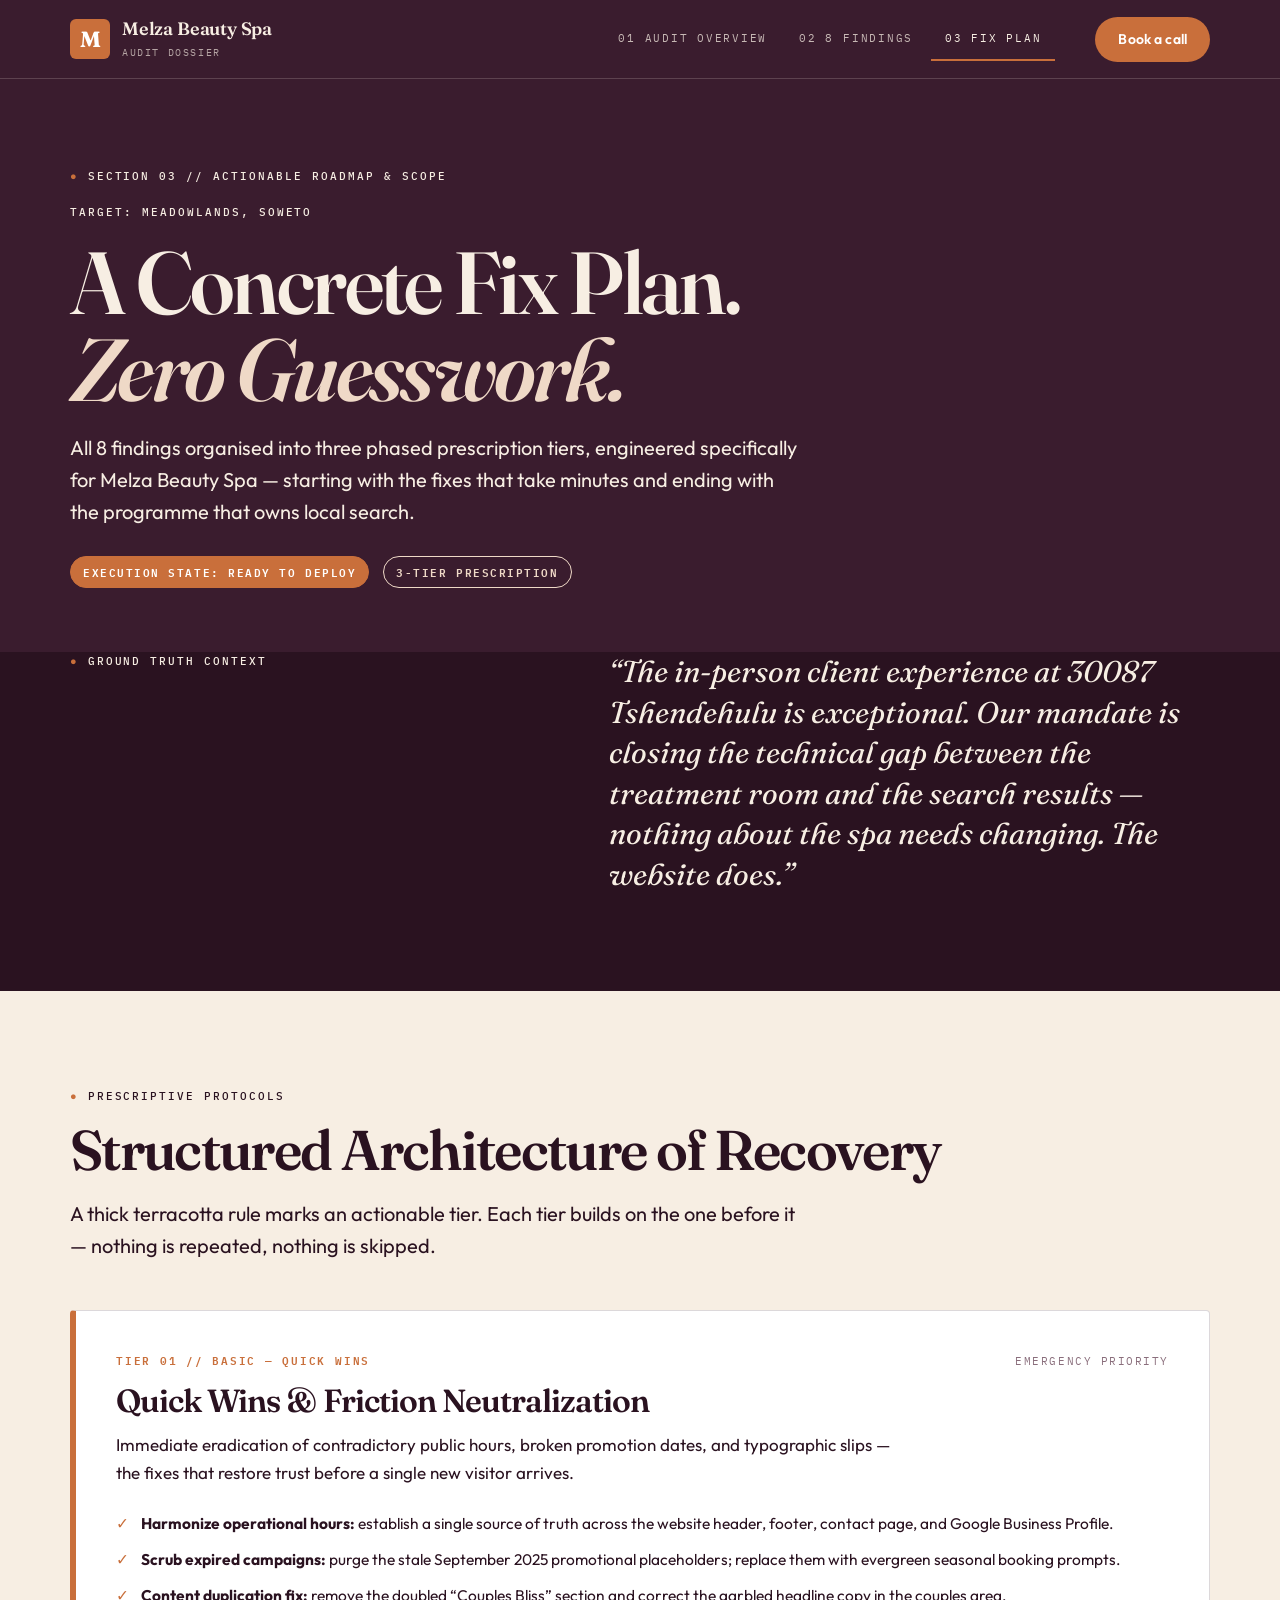
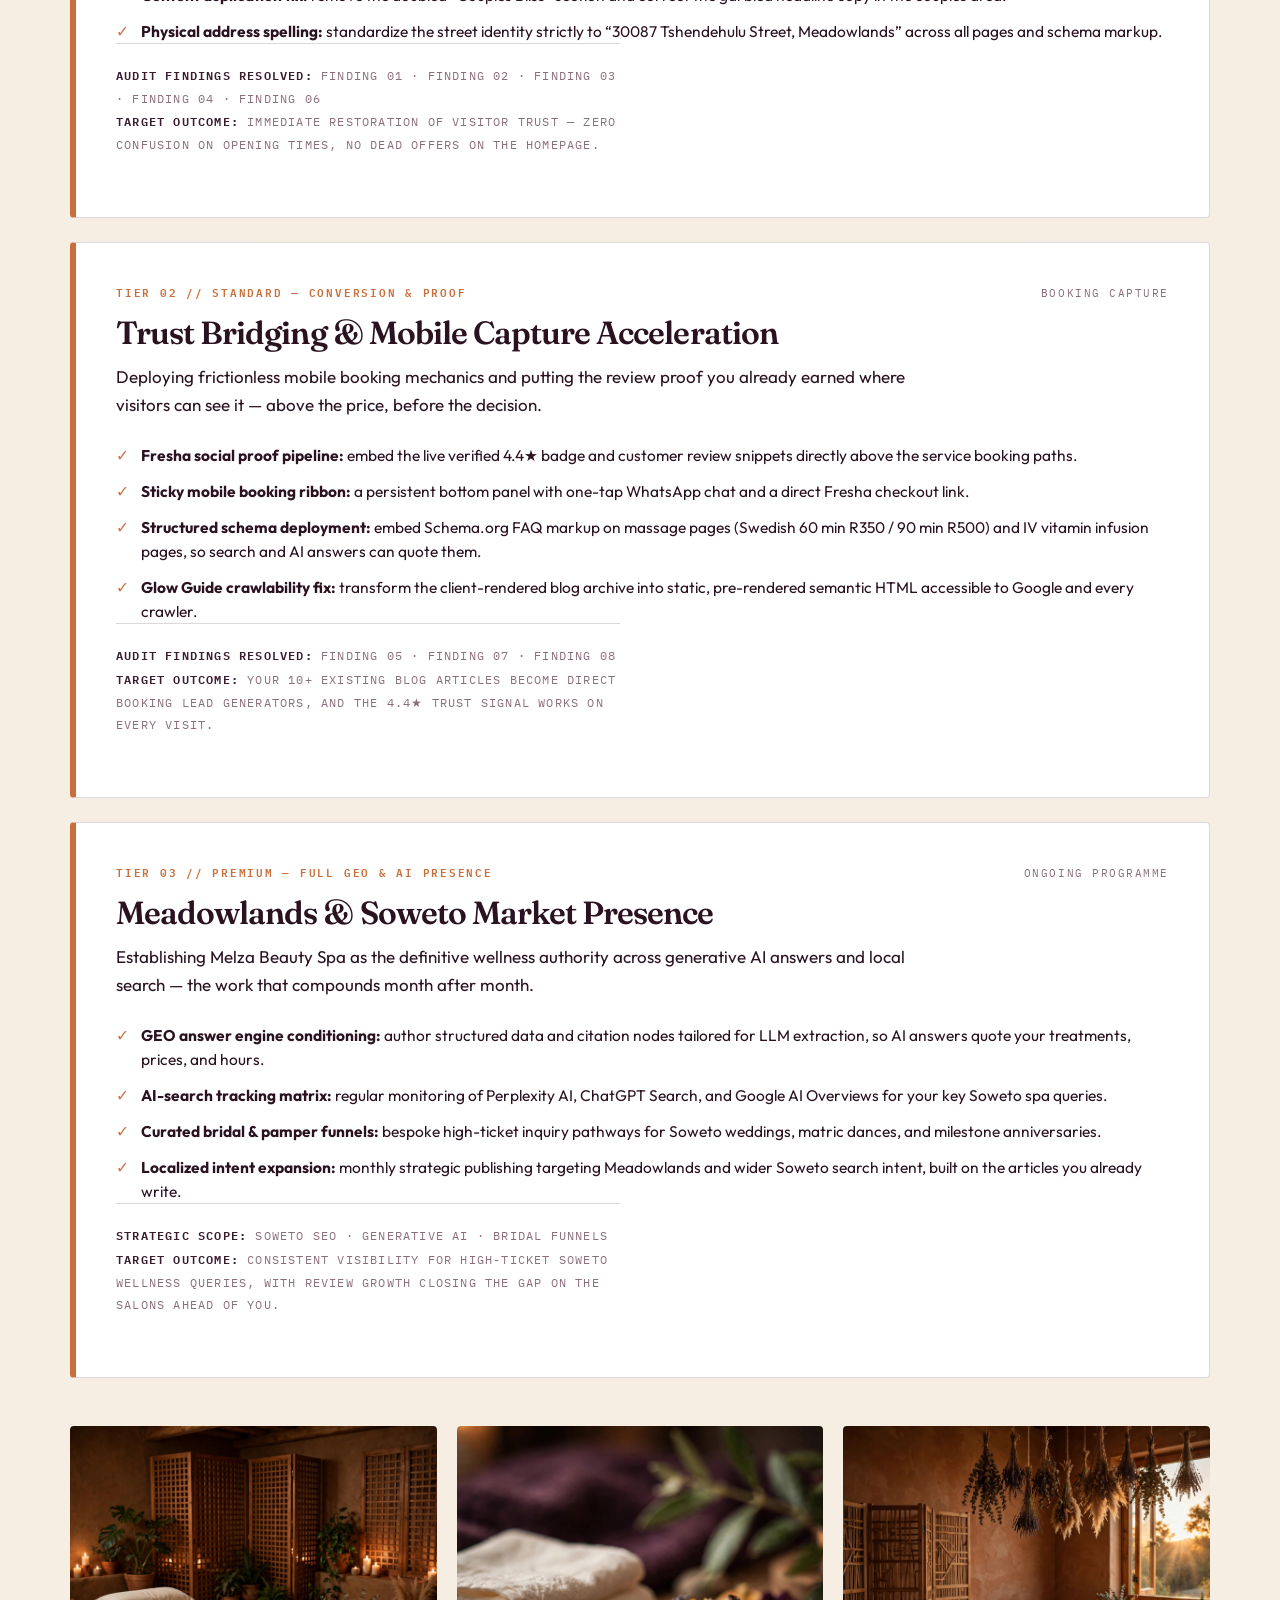
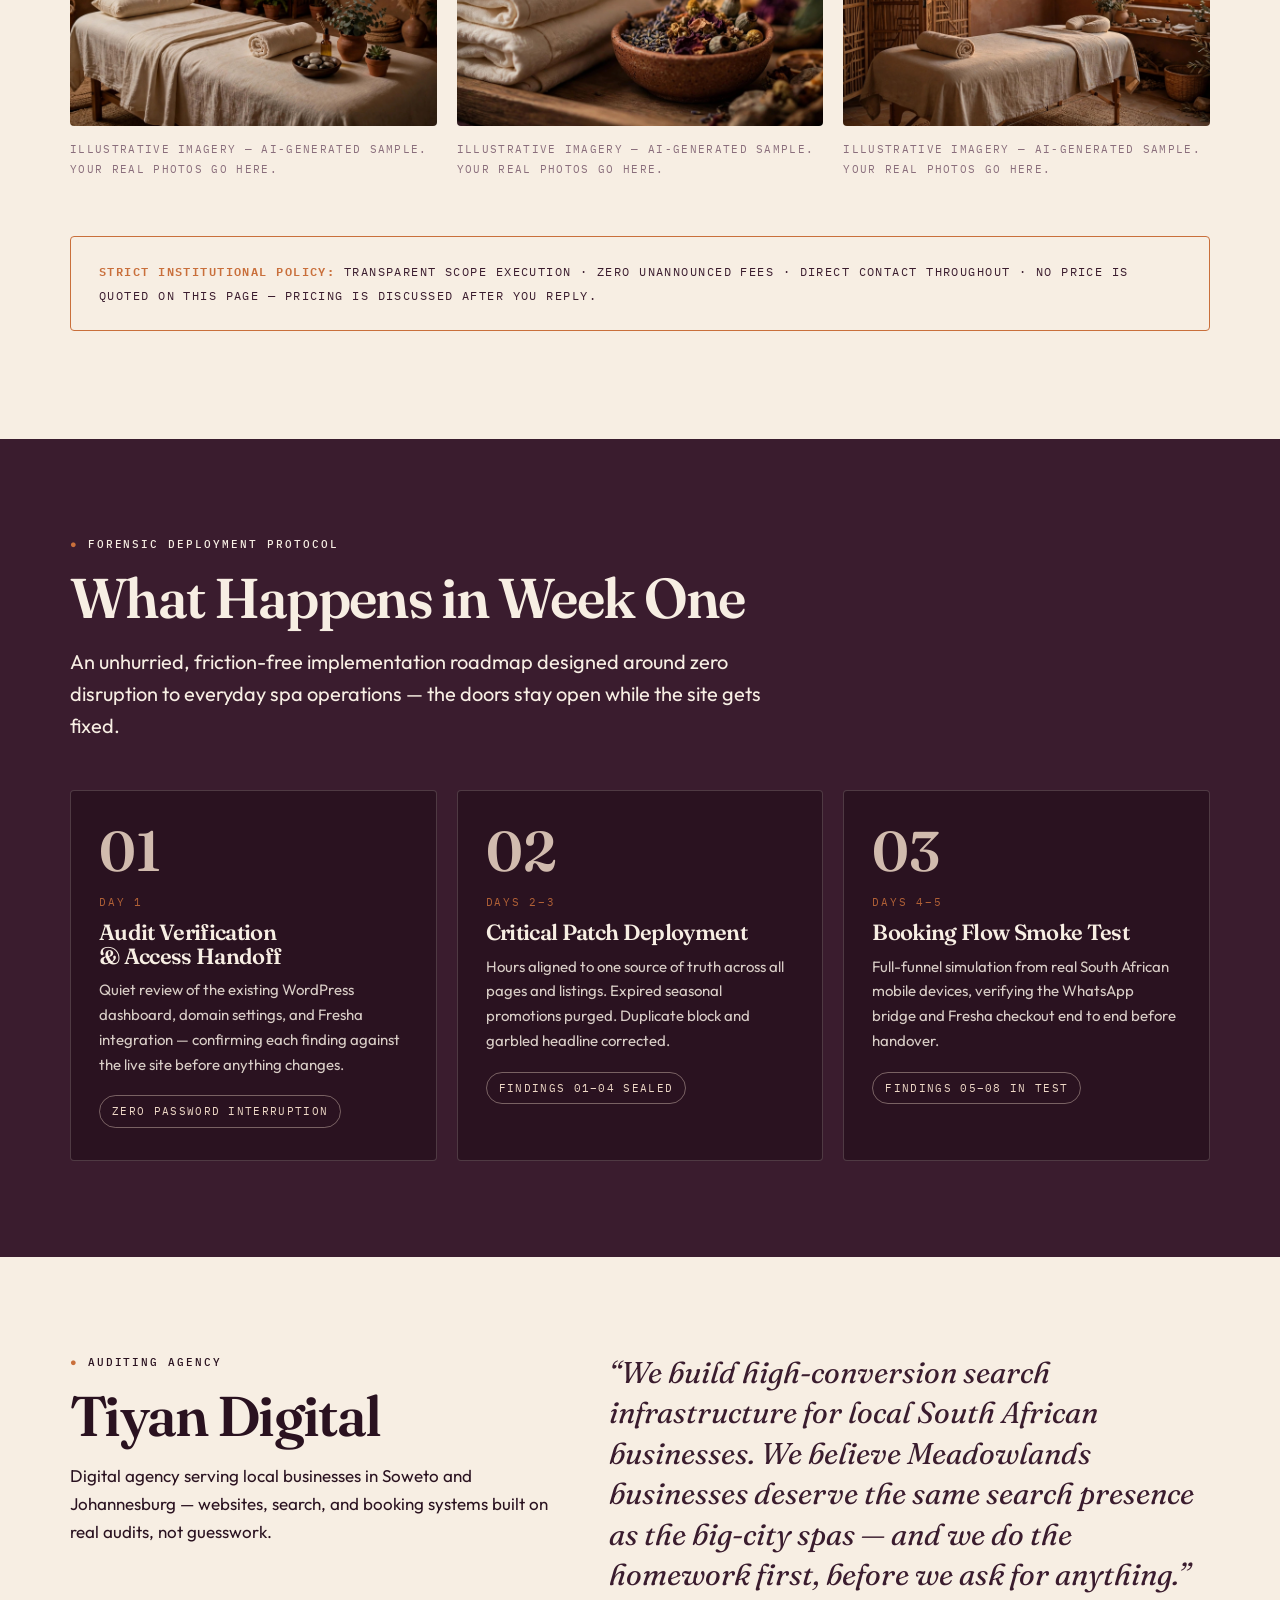
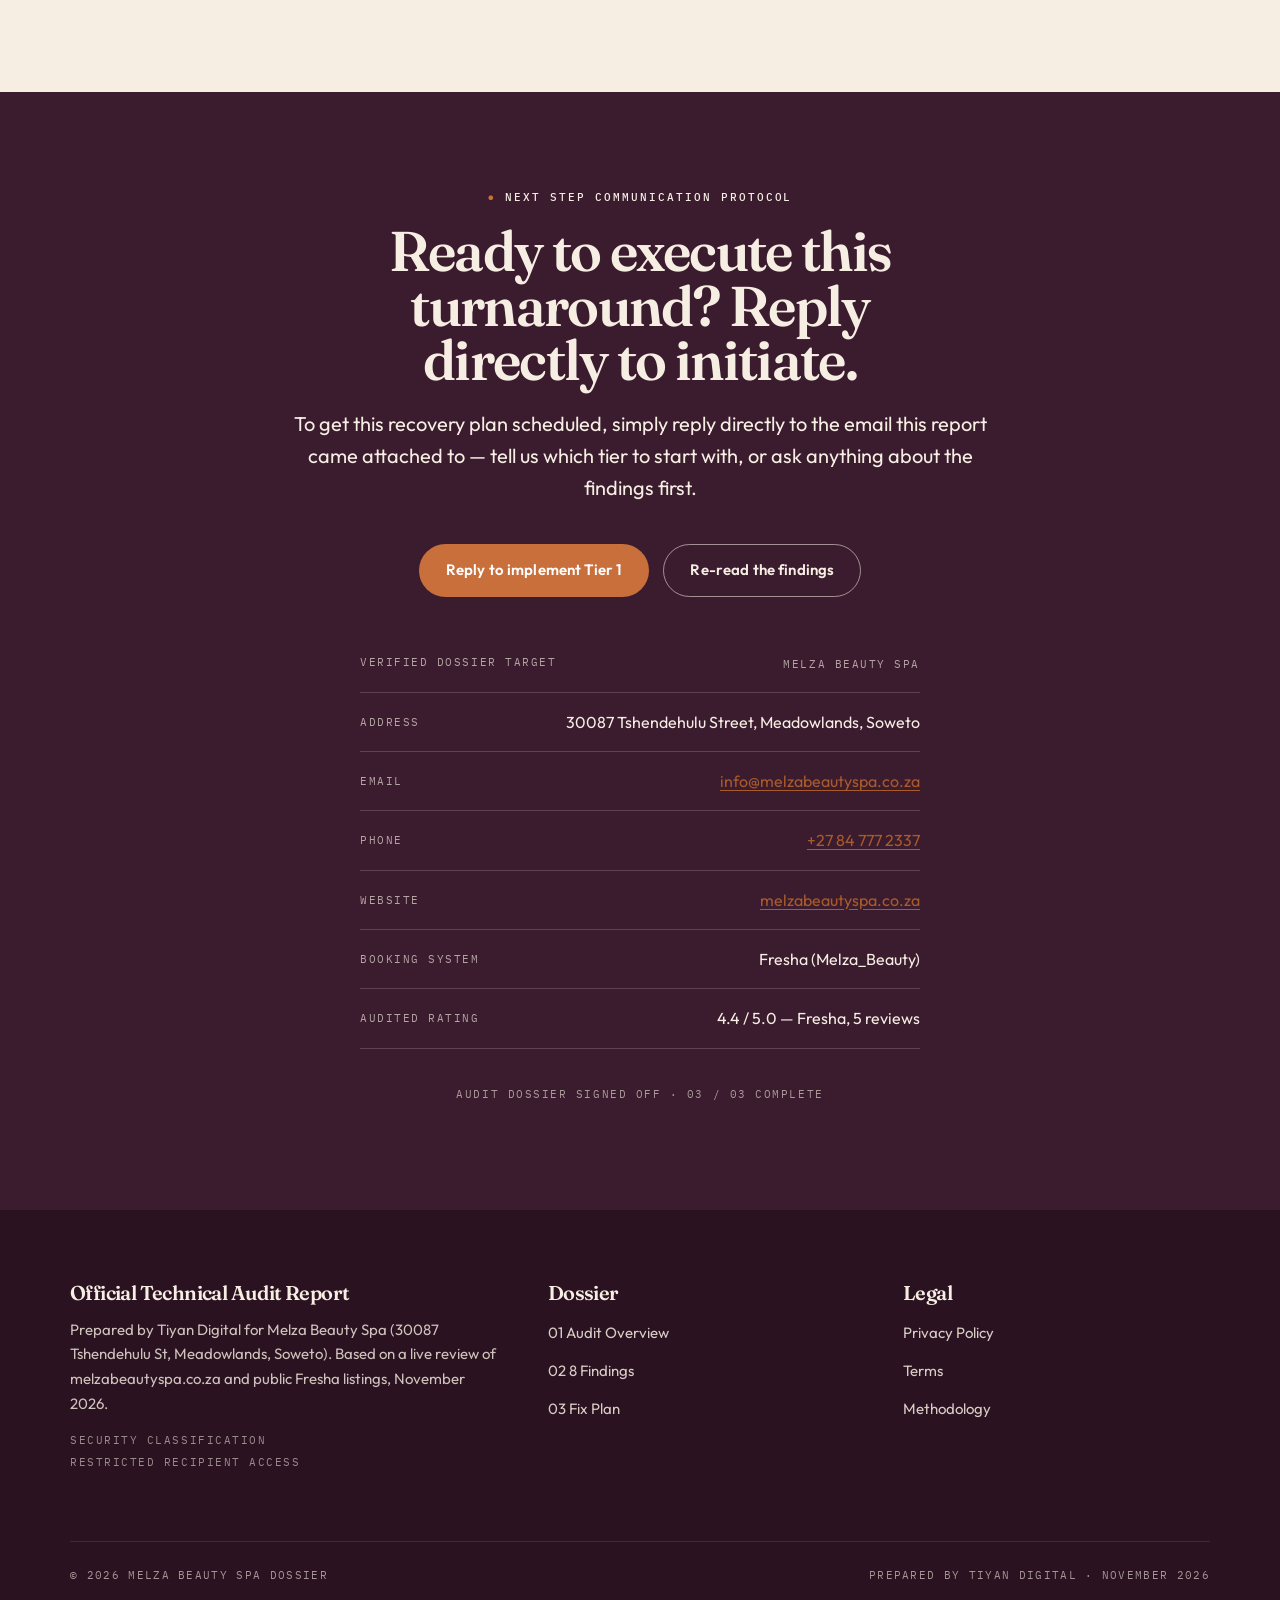
<file: plan.html>
<!DOCTYPE html>
<html lang="en">
<head>
<meta charset="utf-8">
<meta name="viewport" content="width=device-width, initial-scale=1">
<title>Fix Plan — Melza Beauty Spa Audit Dossier | Tiyan Digital</title>
<meta name="description" content="The fix plan for Melza Beauty Spa, Meadowlands, Soweto: three tiers mapping all 8 audit findings to concrete fixes — quick wins, trust and booking capture, then full local SEO and AI-search visibility.">
<link rel="stylesheet" href="style.css">
</head>
<body>
<a class="skip-link" href="#main">Skip to content</a>

<header class="site-nav">
  <div class="wrap nav-inner">
    <a class="brand" href="index.html" aria-label="Melza Beauty Spa audit dossier — home">
      <span class="brand-mark" aria-hidden="true">M</span>
      <span class="brand-text"><strong data-biz>Melza Beauty Spa</strong><span>Audit Dossier</span></span>
    </a>
    <button class="nav-toggle" type="button" aria-expanded="false" aria-controls="nav-menu" aria-label="Menu">
      <span></span><span></span><span></span>
    </button>
    <ul class="nav-links" id="nav-menu">
      <li><a href="index.html">01 Audit Overview</a></li>
      <li><a href="findings.html">02 8 Findings</a></li>
      <li><a href="plan.html" aria-current="page">03 Fix Plan</a></li>
      <li><a class="btn btn-terra nav-cta" href="plan.html#contact">Book a call</a></li>
    </ul>
    <a class="btn btn-terra nav-cta nav-cta-desktop" href="plan.html#contact">Book a call</a>
  </div>
</header>

<main id="main">
  <section class="dark page-head">
    <div class="wrap">
      <p class="eyebrow reveal"><span class="dot">●</span> Section 03 // Actionable Roadmap &amp; Scope</p>
      <p class="eyebrow reveal">Target: Meadowlands, Soweto</p>
      <h1 class="reveal reveal-d1">A Concrete Fix Plan.<br><em>Zero Guesswork.</em></h1>
      <p class="lede reveal reveal-d2">All 8 findings organised into three phased prescription tiers, engineered specifically for <span data-biz>Melza Beauty Spa</span> — starting with the fixes that take minutes and ending with the programme that owns local search.</p>
      <div class="hero-actions reveal reveal-d3" style="margin-top:28px">
        <span class="chip chip-critical">Execution state: Ready to deploy</span>
        <span class="chip" style="color:var(--blush);border-color:var(--blush)">3-tier prescription</span>
      </div>
    </div>
  </section>

  <section class="dark-deep" style="padding-top:0">
    <div class="wrap about-strip">
      <div>
        <p class="eyebrow reveal"><span class="dot">●</span> Ground Truth Context</p>
      </div>
      <blockquote class="reveal">“The in-person client experience at 30087 Tshendehulu is exceptional. Our mandate is closing the technical gap between the treatment room and the search results — nothing about the spa needs changing. The website does.”</blockquote>
    </div>
  </section>

  <!-- Tier cards -->
  <section class="on-cream">
    <div class="wrap">
      <p class="eyebrow reveal"><span class="dot">●</span> Prescriptive Protocols</p>
      <h2 class="reveal">Structured Architecture of Recovery</h2>
      <p class="lede reveal">A thick terracotta rule marks an actionable tier. Each tier builds on the one before it — nothing is repeated, nothing is skipped.</p>

      <div class="tier-list">
        <article class="tier-card reveal">
          <div class="tier-top">
            <p class="tier-kicker">Tier 01 // Basic — Quick Wins</p>
            <span class="tier-scope">Emergency priority</span>
          </div>
          <h3>Quick Wins &amp; Friction Neutralization</h3>
          <p>Immediate eradication of contradictory public hours, broken promotion dates, and typographic slips — the fixes that restore trust before a single new visitor arrives.</p>
          <ul>
            <li><span><b>Harmonize operational hours:</b> establish a single source of truth across the website header, footer, contact page, and Google Business Profile.</span></li>
            <li><span><b>Scrub expired campaigns:</b> purge the stale September 2025 promotional placeholders; replace them with evergreen seasonal booking prompts.</span></li>
            <li><span><b>Content duplication fix:</b> remove the doubled “Couples Bliss” section and correct the garbled headline copy in the couples area.</span></li>
            <li><span><b>Physical address spelling:</b> standardize the street identity strictly to “30087 Tshendehulu Street, Meadowlands” across all pages and schema markup.</span></li>
          </ul>
          <p class="tier-resolves"><b>Audit findings resolved:</b> Finding 01 · Finding 02 · Finding 03 · Finding 04 · Finding 06<br><b>Target outcome:</b> immediate restoration of visitor trust — zero confusion on opening times, no dead offers on the homepage.</p>
        </article>

        <article class="tier-card reveal">
          <div class="tier-top">
            <p class="tier-kicker">Tier 02 // Standard — Conversion &amp; Proof</p>
            <span class="tier-scope">Booking capture</span>
          </div>
          <h3>Trust Bridging &amp; Mobile Capture Acceleration</h3>
          <p>Deploying frictionless mobile booking mechanics and putting the review proof you already earned where visitors can see it — above the price, before the decision.</p>
          <ul>
            <li><span><b>Fresha social proof pipeline:</b> embed the live verified 4.4★ badge and customer review snippets directly above the service booking paths.</span></li>
            <li><span><b>Sticky mobile booking ribbon:</b> a persistent bottom panel with one-tap WhatsApp chat and a direct Fresha checkout link.</span></li>
            <li><span><b>Structured schema deployment:</b> embed Schema.org FAQ markup on massage pages (Swedish 60 min R350 / 90 min R500) and IV vitamin infusion pages, so search and AI answers can quote them.</span></li>
            <li><span><b>Glow Guide crawlability fix:</b> transform the client-rendered blog archive into static, pre-rendered semantic HTML accessible to Google and every crawler.</span></li>
          </ul>
          <p class="tier-resolves"><b>Audit findings resolved:</b> Finding 05 · Finding 07 · Finding 08<br><b>Target outcome:</b> your 10+ existing blog articles become direct booking lead generators, and the 4.4★ trust signal works on every visit.</p>
        </article>

        <article class="tier-card reveal">
          <div class="tier-top">
            <p class="tier-kicker">Tier 03 // Premium — Full GEO &amp; AI Presence</p>
            <span class="tier-scope">Ongoing programme</span>
          </div>
          <h3>Meadowlands &amp; Soweto Market Presence</h3>
          <p>Establishing <span data-biz>Melza Beauty Spa</span> as the definitive wellness authority across generative AI answers and local search — the work that compounds month after month.</p>
          <ul>
            <li><span><b>GEO answer engine conditioning:</b> author structured data and citation nodes tailored for LLM extraction, so AI answers quote your treatments, prices, and hours.</span></li>
            <li><span><b>AI-search tracking matrix:</b> regular monitoring of Perplexity AI, ChatGPT Search, and Google AI Overviews for your key Soweto spa queries.</span></li>
            <li><span><b>Curated bridal &amp; pamper funnels:</b> bespoke high-ticket inquiry pathways for Soweto weddings, matric dances, and milestone anniversaries.</span></li>
            <li><span><b>Localized intent expansion:</b> monthly strategic publishing targeting Meadowlands and wider Soweto search intent, built on the articles you already write.</span></li>
          </ul>
          <p class="tier-resolves"><b>Strategic scope:</b> Soweto SEO · Generative AI · Bridal funnels<br><b>Target outcome:</b> consistent visibility for high-ticket Soweto wellness queries, with review growth closing the gap on the salons ahead of you.</p>
        </article>
      </div>

      <div class="photo-strip">
        <figure class="reveal">
          <img src="assets/img/spa-room-1.jpg" alt="Warm spa treatment room with massage table, wooden screens and plants" width="1200" height="800" loading="lazy">
          <figcaption class="img-caption">Illustrative imagery — AI-generated sample. Your real photos go here.</figcaption>
        </figure>
        <figure class="reveal reveal-d1">
          <img src="assets/img/spa-detail-2.jpg" alt="Spa treatment corner with folded towels, botanicals and a green plant" width="1200" height="800" loading="lazy">
          <figcaption class="img-caption">Illustrative imagery — AI-generated sample. Your real photos go here.</figcaption>
        </figure>
        <figure class="reveal reveal-d2">
          <img src="assets/img/spa-room-3.jpg" alt="Spa interior with wooden screen divider, massage table and hanging plants" width="1200" height="800" loading="lazy">
          <figcaption class="img-caption">Illustrative imagery — AI-generated sample. Your real photos go here.</figcaption>
        </figure>
      </div>

      <p class="policy-strip reveal"><b>Strict institutional policy:</b> transparent scope execution · zero unannounced fees · direct contact throughout · no price is quoted on this page — pricing is discussed after you reply.</p>
    </div>
  </section>

  <!-- Week One -->
  <section class="dark">
    <div class="wrap">
      <p class="eyebrow reveal"><span class="dot">●</span> Forensic Deployment Protocol</p>
      <h2 class="reveal">What Happens in Week One</h2>
      <p class="lede reveal">An unhurried, friction-free implementation roadmap designed around zero disruption to everyday spa operations — the doors stay open while the site gets fixed.</p>
      <div class="week-steps">
        <article class="week-step reveal">
          <p class="step-num">01</p>
          <p class="step-when">Day 1</p>
          <h3>Audit Verification &amp; Access Handoff</h3>
          <p>Quiet review of the existing WordPress dashboard, domain settings, and Fresha integration — confirming each finding against the live site before anything changes.</p>
          <span class="step-tag">Zero password interruption</span>
        </article>
        <article class="week-step reveal reveal-d1">
          <p class="step-num">02</p>
          <p class="step-when">Days 2–3</p>
          <h3>Critical Patch Deployment</h3>
          <p>Hours aligned to one source of truth across all pages and listings. Expired seasonal promotions purged. Duplicate block and garbled headline corrected.</p>
          <span class="step-tag">Findings 01–04 sealed</span>
        </article>
        <article class="week-step reveal reveal-d2">
          <p class="step-num">03</p>
          <p class="step-when">Days 4–5</p>
          <h3>Booking Flow Smoke Test</h3>
          <p>Full-funnel simulation from real South African mobile devices, verifying the WhatsApp bridge and Fresha checkout end to end before handover.</p>
          <span class="step-tag">Findings 05–08 in test</span>
        </article>
      </div>
    </div>
  </section>

  <!-- About strip -->
  <section class="on-cream">
    <div class="wrap about-strip">
      <div>
        <p class="eyebrow reveal"><span class="dot">●</span> Auditing Agency</p>
        <h2 class="reveal">Tiyan Digital</h2>
        <p class="reveal" style="margin:0">Digital agency serving local businesses in Soweto and Johannesburg — websites, search, and booking systems built on real audits, not guesswork.</p>
      </div>
      <blockquote class="reveal">“We build high-conversion search infrastructure for local South African businesses. We believe Meadowlands businesses deserve the same search presence as the big-city spas — and we do the homework first, before we ask for anything.”</blockquote>
    </div>
  </section>

  <!-- Contact block -->
  <section class="dark contact-block" id="contact">
    <div class="wrap">
      <p class="eyebrow reveal"><span class="dot">●</span> Next Step Communication Protocol</p>
      <h2 class="reveal">Ready to execute this turnaround? Reply directly to initiate.</h2>
      <p class="lede reveal">To get this recovery plan scheduled, simply reply directly to the email this report came attached to — tell us which tier to start with, or ask anything about the findings first.</p>
      <div class="contact-actions reveal">
        <a class="btn btn-terra" href="mailto:contact@tiyandegital.com?subject=Melza%20Beauty%20Spa%20%E2%80%94%20audit%20dossier%20reply">Reply to implement Tier 1</a>
        <a class="btn btn-ghost-light" href="findings.html">Re-read the findings</a>
      </div>
      <div class="contact-lines reveal">
        <div class="contact-row"><span>Verified dossier target</span><span><span data-biz>Melza Beauty Spa</span></span></div>
        <div class="contact-row"><span>Address</span><span>30087 Tshendehulu Street, Meadowlands, Soweto</span></div>
        <div class="contact-row"><span>Email</span><span><a href="mailto:info@melzabeautyspa.co.za">info@melzabeautyspa.co.za</a></span></div>
        <div class="contact-row"><span>Phone</span><span><a href="tel:+27847772337">+27 84 777 2337</a></span></div>
        <div class="contact-row"><span>Website</span><span><a href="https://melzabeautyspa.co.za/">melzabeautyspa.co.za</a></span></div>
        <div class="contact-row"><span>Booking system</span><span>Fresha (Melza_Beauty)</span></div>
        <div class="contact-row"><span>Audited rating</span><span>4.4 / 5.0 — Fresha, 5 reviews</span></div>
      </div>
      <p class="reveal" style="margin-top:36px;font-family:var(--mono);font-size:11px;letter-spacing:0.14em;text-transform:uppercase;opacity:0.6">Audit dossier signed off · 03 / 03 complete</p>
    </div>
  </section>
</main>

<footer class="site-footer">
  <div class="wrap">
    <div class="footer-grid">
      <div>
        <h3>Official Technical Audit Report</h3>
        <p>Prepared by Tiyan Digital for <span data-biz>Melza Beauty Spa</span> (30087 Tshendehulu St, Meadowlands, Soweto). Based on a live review of melzabeautyspa.co.za and public Fresha listings, November 2026.</p>
        <p class="mono-line">Security classification<br>Restricted recipient access</p>
      </div>
      <div>
        <h3>Dossier</h3>
        <ul class="footer-links">
          <li><a href="index.html">01 Audit Overview</a></li>
          <li><a href="findings.html">02 8 Findings</a></li>
          <li><a href="plan.html">03 Fix Plan</a></li>
        </ul>
      </div>
      <div>
        <h3>Legal</h3>
        <ul class="footer-links">
          <li><a href="privacy.html">Privacy Policy</a></li>
          <li><a href="terms.html">Terms</a></li>
          <li><a href="index.html#checked">Methodology</a></li>
        </ul>
      </div>
    </div>
    <div class="footer-bottom">
      <span>© 2026 Melza Beauty Spa Dossier</span>
      <span>Prepared by Tiyan Digital · November 2026</span>
    </div>
  </div>
</footer>
<script src="app.js"></script>
</body>
</html>
</file>
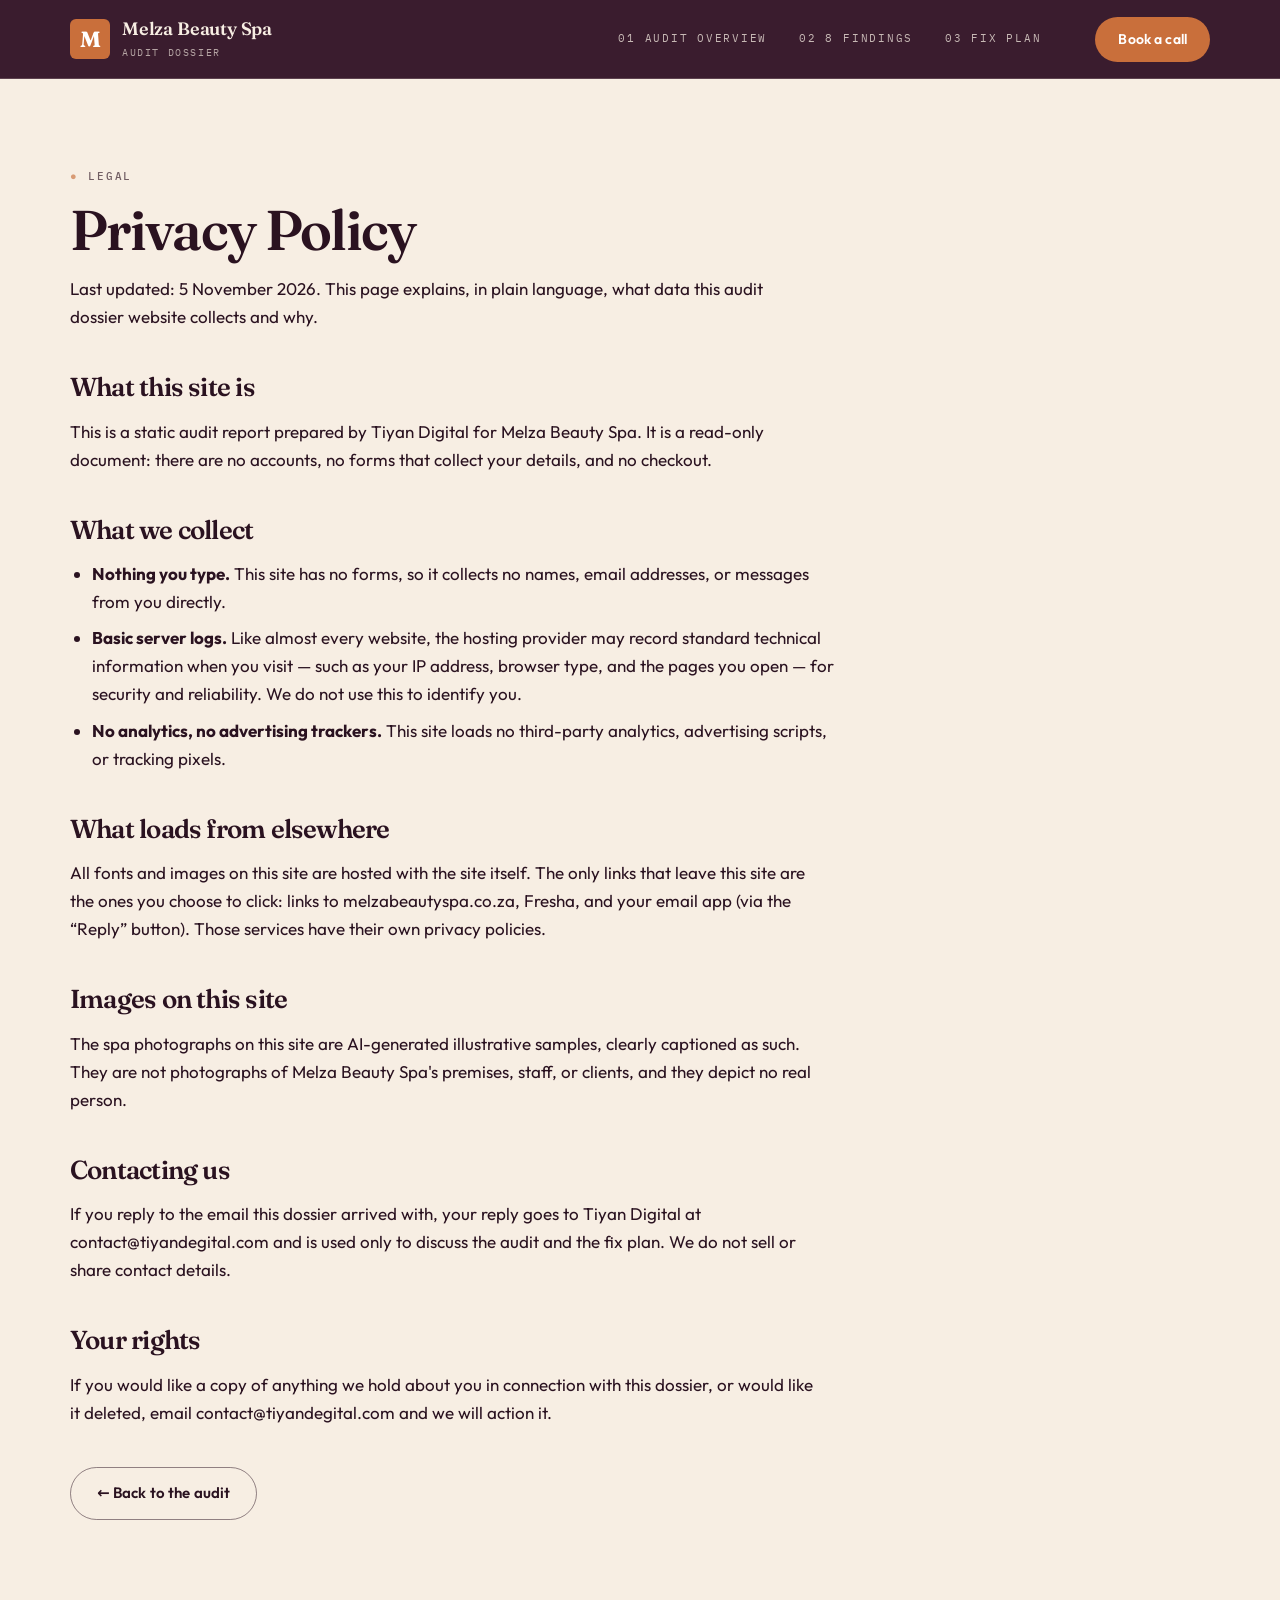
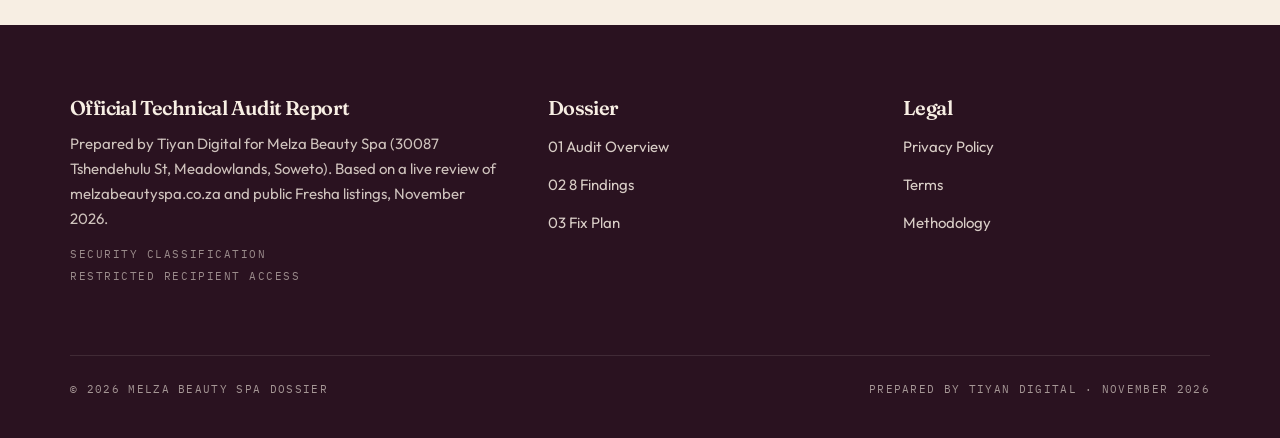
<file: privacy.html>
<!DOCTYPE html>
<html lang="en">
<head>
<meta charset="utf-8">
<meta name="viewport" content="width=device-width, initial-scale=1">
<title>Privacy Policy — Melza Beauty Spa Audit Dossier | Tiyan Digital</title>
<meta name="description" content="Privacy policy for the Melza Beauty Spa audit dossier website, prepared by Tiyan Digital.">
<link rel="stylesheet" href="style.css">
</head>
<body>
<a class="skip-link" href="#main">Skip to content</a>

<header class="site-nav">
  <div class="wrap nav-inner">
    <a class="brand" href="index.html" aria-label="Melza Beauty Spa audit dossier — home">
      <span class="brand-mark" aria-hidden="true">M</span>
      <span class="brand-text"><strong data-biz>Melza Beauty Spa</strong><span>Audit Dossier</span></span>
    </a>
    <button class="nav-toggle" type="button" aria-expanded="false" aria-controls="nav-menu" aria-label="Menu">
      <span></span><span></span><span></span>
    </button>
    <ul class="nav-links" id="nav-menu">
      <li><a href="index.html">01 Audit Overview</a></li>
      <li><a href="findings.html">02 8 Findings</a></li>
      <li><a href="plan.html">03 Fix Plan</a></li>
      <li><a class="btn btn-terra nav-cta" href="plan.html#contact">Book a call</a></li>
    </ul>
    <a class="btn btn-terra nav-cta nav-cta-desktop" href="plan.html#contact">Book a call</a>
  </div>
</header>

<main id="main">
  <section class="on-cream legal">
    <div class="wrap">
      <p class="eyebrow"><span class="dot">●</span> Legal</p>
      <h1>Privacy Policy</h1>
      <p>Last updated: 5 November 2026. This page explains, in plain language, what data this audit dossier website collects and why.</p>

      <h2>What this site is</h2>
      <p>This is a static audit report prepared by Tiyan Digital for <span data-biz>Melza Beauty Spa</span>. It is a read-only document: there are no accounts, no forms that collect your details, and no checkout.</p>

      <h2>What we collect</h2>
      <ul>
        <li><b>Nothing you type.</b> This site has no forms, so it collects no names, email addresses, or messages from you directly.</li>
        <li><b>Basic server logs.</b> Like almost every website, the hosting provider may record standard technical information when you visit — such as your IP address, browser type, and the pages you open — for security and reliability. We do not use this to identify you.</li>
        <li><b>No analytics, no advertising trackers.</b> This site loads no third-party analytics, advertising scripts, or tracking pixels.</li>
      </ul>

      <h2>What loads from elsewhere</h2>
      <p>All fonts and images on this site are hosted with the site itself. The only links that leave this site are the ones you choose to click: links to melzabeautyspa.co.za, Fresha, and your email app (via the “Reply” button). Those services have their own privacy policies.</p>

      <h2>Images on this site</h2>
      <p>The spa photographs on this site are AI-generated illustrative samples, clearly captioned as such. They are not photographs of <span data-biz>Melza Beauty Spa</span>'s premises, staff, or clients, and they depict no real person.</p>

      <h2>Contacting us</h2>
      <p>If you reply to the email this dossier arrived with, your reply goes to Tiyan Digital at contact@tiyandegital.com and is used only to discuss the audit and the fix plan. We do not sell or share contact details.</p>

      <h2>Your rights</h2>
      <p>If you would like a copy of anything we hold about you in connection with this dossier, or would like it deleted, email contact@tiyandegital.com and we will action it.</p>

      <p style="margin-top:40px"><a class="btn btn-ghost-dark" href="index.html">← Back to the audit</a></p>
    </div>
  </section>
</main>

<footer class="site-footer">
  <div class="wrap">
    <div class="footer-grid">
      <div>
        <h3>Official Technical Audit Report</h3>
        <p>Prepared by Tiyan Digital for <span data-biz>Melza Beauty Spa</span> (30087 Tshendehulu St, Meadowlands, Soweto). Based on a live review of melzabeautyspa.co.za and public Fresha listings, November 2026.</p>
        <p class="mono-line">Security classification<br>Restricted recipient access</p>
      </div>
      <div>
        <h3>Dossier</h3>
        <ul class="footer-links">
          <li><a href="index.html">01 Audit Overview</a></li>
          <li><a href="findings.html">02 8 Findings</a></li>
          <li><a href="plan.html">03 Fix Plan</a></li>
        </ul>
      </div>
      <div>
        <h3>Legal</h3>
        <ul class="footer-links">
          <li><a href="privacy.html">Privacy Policy</a></li>
          <li><a href="terms.html">Terms</a></li>
          <li><a href="index.html#checked">Methodology</a></li>
        </ul>
      </div>
    </div>
    <div class="footer-bottom">
      <span>© 2026 Melza Beauty Spa Dossier</span>
      <span>Prepared by Tiyan Digital · November 2026</span>
    </div>
  </div>
</footer>
<script src="app.js"></script>
</body>
</html>
</file>
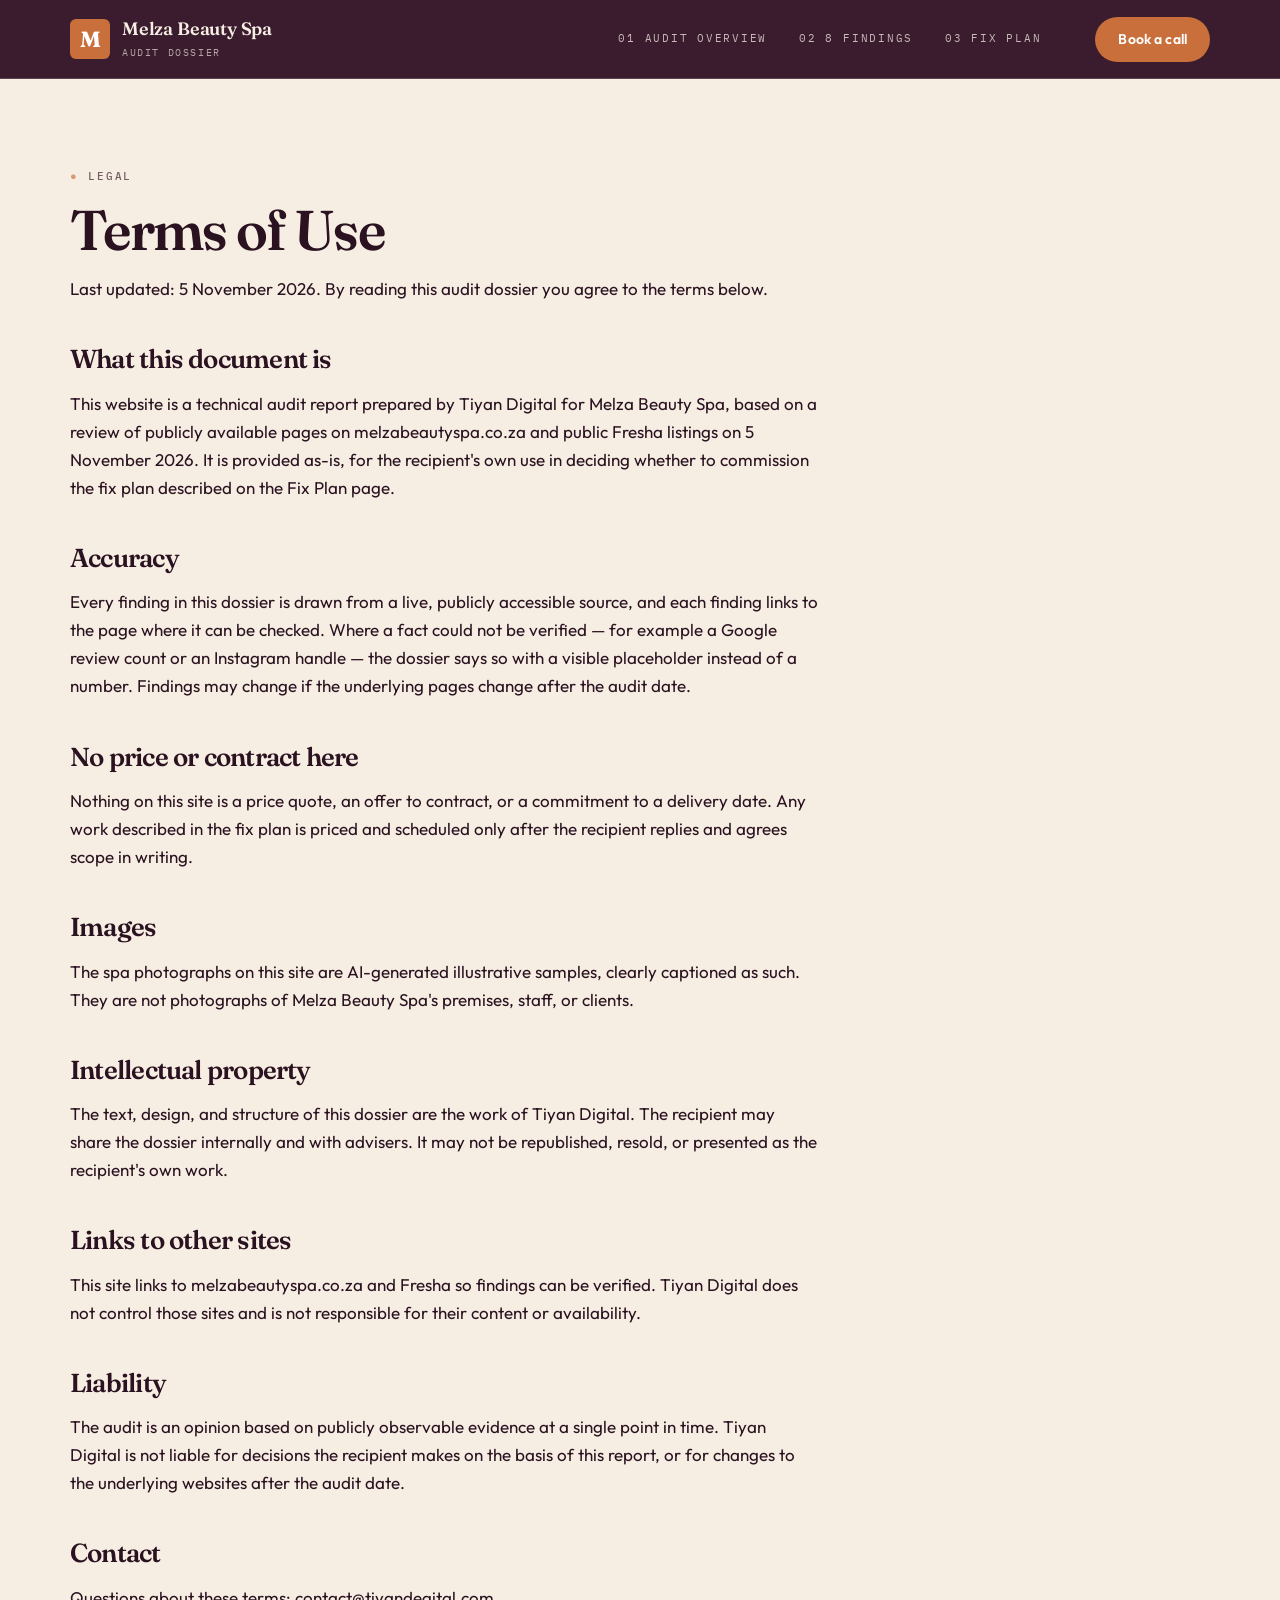
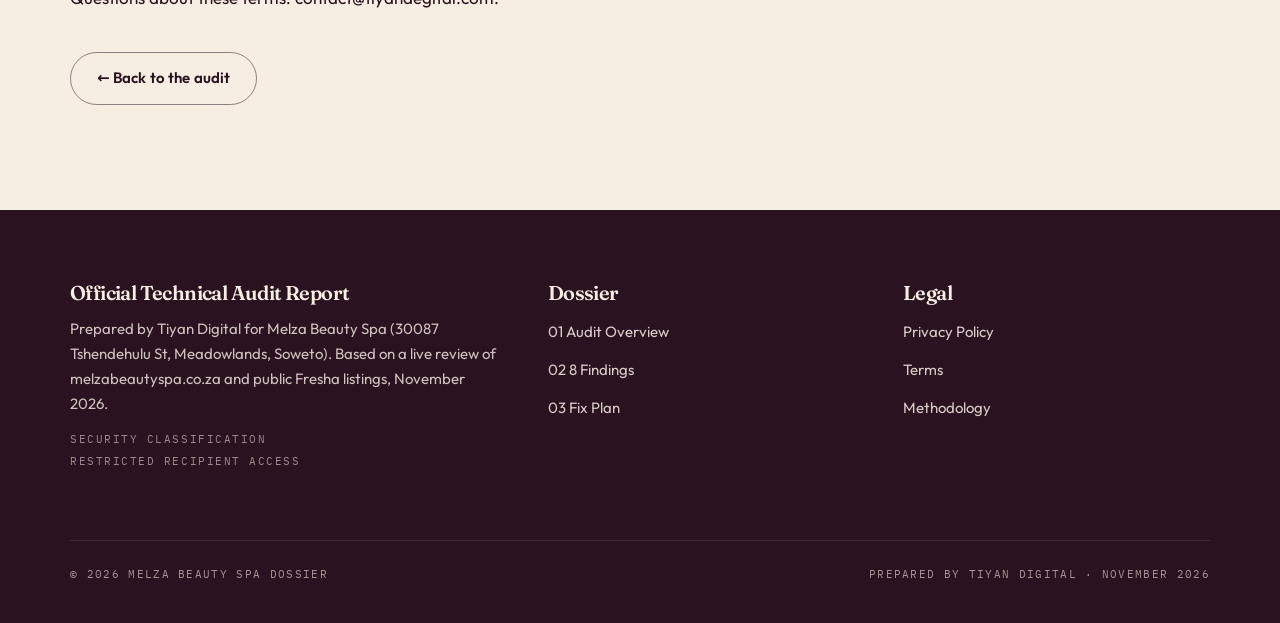
<file: terms.html>
<!DOCTYPE html>
<html lang="en">
<head>
<meta charset="utf-8">
<meta name="viewport" content="width=device-width, initial-scale=1">
<title>Terms — Melza Beauty Spa Audit Dossier | Tiyan Digital</title>
<meta name="description" content="Terms of use for the Melza Beauty Spa audit dossier website, prepared by Tiyan Digital.">
<link rel="stylesheet" href="style.css">
</head>
<body>
<a class="skip-link" href="#main">Skip to content</a>

<header class="site-nav">
  <div class="wrap nav-inner">
    <a class="brand" href="index.html" aria-label="Melza Beauty Spa audit dossier — home">
      <span class="brand-mark" aria-hidden="true">M</span>
      <span class="brand-text"><strong data-biz>Melza Beauty Spa</strong><span>Audit Dossier</span></span>
    </a>
    <button class="nav-toggle" type="button" aria-expanded="false" aria-controls="nav-menu" aria-label="Menu">
      <span></span><span></span><span></span>
    </button>
    <ul class="nav-links" id="nav-menu">
      <li><a href="index.html">01 Audit Overview</a></li>
      <li><a href="findings.html">02 8 Findings</a></li>
      <li><a href="plan.html">03 Fix Plan</a></li>
      <li><a class="btn btn-terra nav-cta" href="plan.html#contact">Book a call</a></li>
    </ul>
    <a class="btn btn-terra nav-cta nav-cta-desktop" href="plan.html#contact">Book a call</a>
  </div>
</header>

<main id="main">
  <section class="on-cream legal">
    <div class="wrap">
      <p class="eyebrow"><span class="dot">●</span> Legal</p>
      <h1>Terms of Use</h1>
      <p>Last updated: 5 November 2026. By reading this audit dossier you agree to the terms below.</p>

      <h2>What this document is</h2>
      <p>This website is a technical audit report prepared by Tiyan Digital for <span data-biz>Melza Beauty Spa</span>, based on a review of publicly available pages on melzabeautyspa.co.za and public Fresha listings on 5 November 2026. It is provided as-is, for the recipient's own use in deciding whether to commission the fix plan described on the Fix Plan page.</p>

      <h2>Accuracy</h2>
      <p>Every finding in this dossier is drawn from a live, publicly accessible source, and each finding links to the page where it can be checked. Where a fact could not be verified — for example a Google review count or an Instagram handle — the dossier says so with a visible placeholder instead of a number. Findings may change if the underlying pages change after the audit date.</p>

      <h2>No price or contract here</h2>
      <p>Nothing on this site is a price quote, an offer to contract, or a commitment to a delivery date. Any work described in the fix plan is priced and scheduled only after the recipient replies and agrees scope in writing.</p>

      <h2>Images</h2>
      <p>The spa photographs on this site are AI-generated illustrative samples, clearly captioned as such. They are not photographs of <span data-biz>Melza Beauty Spa</span>'s premises, staff, or clients.</p>

      <h2>Intellectual property</h2>
      <p>The text, design, and structure of this dossier are the work of Tiyan Digital. The recipient may share the dossier internally and with advisers. It may not be republished, resold, or presented as the recipient's own work.</p>

      <h2>Links to other sites</h2>
      <p>This site links to melzabeautyspa.co.za and Fresha so findings can be verified. Tiyan Digital does not control those sites and is not responsible for their content or availability.</p>

      <h2>Liability</h2>
      <p>The audit is an opinion based on publicly observable evidence at a single point in time. Tiyan Digital is not liable for decisions the recipient makes on the basis of this report, or for changes to the underlying websites after the audit date.</p>

      <h2>Contact</h2>
      <p>Questions about these terms: contact@tiyandegital.com.</p>

      <p style="margin-top:40px"><a class="btn btn-ghost-dark" href="index.html">← Back to the audit</a></p>
    </div>
  </section>
</main>

<footer class="site-footer">
  <div class="wrap">
    <div class="footer-grid">
      <div>
        <h3>Official Technical Audit Report</h3>
        <p>Prepared by Tiyan Digital for <span data-biz>Melza Beauty Spa</span> (30087 Tshendehulu St, Meadowlands, Soweto). Based on a live review of melzabeautyspa.co.za and public Fresha listings, November 2026.</p>
        <p class="mono-line">Security classification<br>Restricted recipient access</p>
      </div>
      <div>
        <h3>Dossier</h3>
        <ul class="footer-links">
          <li><a href="index.html">01 Audit Overview</a></li>
          <li><a href="findings.html">02 8 Findings</a></li>
          <li><a href="plan.html">03 Fix Plan</a></li>
        </ul>
      </div>
      <div>
        <h3>Legal</h3>
        <ul class="footer-links">
          <li><a href="privacy.html">Privacy Policy</a></li>
          <li><a href="terms.html">Terms</a></li>
          <li><a href="index.html#checked">Methodology</a></li>
        </ul>
      </div>
    </div>
    <div class="footer-bottom">
      <span>© 2026 Melza Beauty Spa Dossier</span>
      <span>Prepared by Tiyan Digital · November 2026</span>
    </div>
  </div>
</footer>
<script src="app.js"></script>
</body>
</html>
</file>
<file: style.css>
/* Melza Beauty Spa — Audit Dossier
   Tokens: deep plum #3A1C2E, plum-ink #2A1220, terracotta #C96F3B,
   warm cream #F7EEE3, soft blush #EFD9C7, gold-ochre #D9A441.
   Type: Fraunces (display) / Outfit (body) / IBM Plex Mono (labels).
   Self-hosted fonts — no runtime CDN. */

@font-face {
  font-family: "Fraunces";
  src: url("assets/fonts/Fraunces-normal-400.woff2") format("woff2");
  font-weight: 400; font-style: normal; font-display: swap;
}
@font-face {
  font-family: "Fraunces";
  src: url("assets/fonts/Fraunces-normal-600.woff2") format("woff2");
  font-weight: 600; font-style: normal; font-display: swap;
}
@font-face {
  font-family: "Fraunces";
  src: url("assets/fonts/Fraunces-normal-700.woff2") format("woff2");
  font-weight: 700; font-style: normal; font-display: swap;
}
@font-face {
  font-family: "Fraunces";
  src: url("assets/fonts/Fraunces-italic-400.woff2") format("woff2");
  font-weight: 400; font-style: italic; font-display: swap;
}
@font-face {
  font-family: "Fraunces";
  src: url("assets/fonts/Fraunces-italic-600.woff2") format("woff2");
  font-weight: 600; font-style: italic; font-display: swap;
}
@font-face {
  font-family: "Outfit";
  src: url("assets/fonts/Outfit-normal-400.woff2") format("woff2");
  font-weight: 400; font-style: normal; font-display: swap;
}
@font-face {
  font-family: "Outfit";
  src: url("assets/fonts/Outfit-normal-500.woff2") format("woff2");
  font-weight: 500; font-style: normal; font-display: swap;
}
@font-face {
  font-family: "Outfit";
  src: url("assets/fonts/Outfit-normal-600.woff2") format("woff2");
  font-weight: 600; font-style: normal; font-display: swap;
}
@font-face {
  font-family: "Outfit";
  src: url("assets/fonts/Outfit-normal-700.woff2") format("woff2");
  font-weight: 700; font-style: normal; font-display: swap;
}
@font-face {
  font-family: "IBM Plex Mono";
  src: url("assets/fonts/IBMPlexMono-normal-400.woff2") format("woff2");
  font-weight: 400; font-style: normal; font-display: swap;
}
@font-face {
  font-family: "IBM Plex Mono";
  src: url("assets/fonts/IBMPlexMono-normal-500.woff2") format("woff2");
  font-weight: 500; font-style: normal; font-display: swap;
}
@font-face {
  font-family: "IBM Plex Mono";
  src: url("assets/fonts/IBMPlexMono-normal-600.woff2") format("woff2");
  font-weight: 600; font-style: normal; font-display: swap;
}

:root {
  --plum: #3a1c2e;
  --plum-ink: #2a1220;
  --terra: #c96f3b;
  --terra-deep: #a85a2c;
  --cream: #f7eee3;
  --blush: #efd9c7;
  --gold: #d9a441;
  --ink: #2a1220;
  --muted: #8a6e7c;
  --line: rgba(42, 18, 32, 0.16);
  --line-light: rgba(247, 238, 227, 0.18);
  --serif: "Fraunces", Georgia, serif;
  --sans: "Outfit", system-ui, -apple-system, sans-serif;
  --mono: "IBM Plex Mono", ui-monospace, monospace;
  --ease: cubic-bezier(0.16, 1, 0.3, 1);
  --wrap: min(1140px, 100% - 40px);
}

* { box-sizing: border-box; }

html { scroll-behavior: smooth; }
html, body { overflow-x: clip; }

body {
  margin: 0;
  background: var(--plum-ink);
  color: var(--ink);
  font-family: var(--sans);
  font-size: 17px;
  line-height: 1.65;
  -webkit-font-smoothing: antialiased;
}

::selection { background: var(--terra); color: var(--cream); }

a { color: inherit; }
a:focus-visible, button:focus-visible {
  outline: 3px solid var(--terra);
  outline-offset: 3px;
  border-radius: 2px;
}

img { display: block; max-width: 100%; height: auto; }

.wrap { width: var(--wrap); margin-inline: auto; }

/* ---------- Type helpers ---------- */
.eyebrow {
  font-family: var(--mono);
  font-size: 11px;
  font-weight: 500;
  letter-spacing: 0.18em;
  text-transform: uppercase;
  opacity: 0.65;
  margin: 0 0 18px;
}
.eyebrow .dot { color: var(--terra); opacity: 1; }

h1, h2, h3 {
  font-family: var(--serif);
  font-weight: 600;
  line-height: 0.98;
  letter-spacing: -0.03em;
  margin: 0 0 18px;
  text-wrap: balance;
}
h1 { font-size: clamp(44px, 7vw, 88px); }
h2 { font-size: clamp(34px, 4.6vw, 56px); }
h3 { font-size: clamp(24px, 3vw, 32px); line-height: 1.08; }
h1 em, h2 em, h3 em { font-style: italic; color: var(--blush); }
.on-cream h1 em, .on-cream h2 em, .on-cream h3 em { color: var(--terra); }

.lede { font-size: clamp(17px, 2vw, 20px); line-height: 1.6; max-width: 56ch; }
.lede + .lede { margin-top: 12px; }

section { padding: 96px 0; }
@media (max-width: 768px) { section { padding: 60px 0; } }

.dark { background: var(--plum); color: var(--cream); }
.dark-deep { background: var(--plum-ink); color: var(--cream); }
.on-cream { background: var(--cream); color: var(--ink); }
.on-blush { background: var(--blush); color: var(--ink); }

/* ---------- Buttons / chips ---------- */
.btn {
  display: inline-flex;
  align-items: center;
  gap: 10px;
  min-height: 48px;
  padding: 13px 26px;
  border-radius: 999px;
  font-family: var(--sans);
  font-size: 15px;
  font-weight: 600;
  letter-spacing: 0.01em;
  text-decoration: none;
  border: 1.5px solid transparent;
  cursor: pointer;
  transition: transform 0.2s var(--ease), background 0.2s var(--ease), color 0.2s var(--ease), border-color 0.2s var(--ease);
}
.btn:hover { transform: scale(1.03); }
.btn:active { transform: scale(0.97); }
.btn-terra { background: var(--terra); color: #fff; }
.btn-terra:hover { background: var(--terra-deep); }
.btn-ghost-light { border-color: rgba(247, 238, 227, 0.55); color: var(--cream); }
.btn-ghost-light:hover { border-color: var(--cream); background: rgba(247, 238, 227, 0.08); }
.btn-ghost-dark { border-color: rgba(42, 18, 32, 0.5); color: var(--ink); }
.btn-ghost-dark:hover { border-color: var(--ink); background: rgba(42, 18, 32, 0.05); }
.btn .arrow { transition: transform 0.2s var(--ease); }
.btn:hover .arrow { transform: translateX(4px); }

.chip {
  display: inline-flex;
  align-items: center;
  font-family: var(--mono);
  font-size: 11px;
  font-weight: 600;
  letter-spacing: 0.14em;
  text-transform: uppercase;
  padding: 6px 12px;
  border-radius: 999px;
  border: 1.5px solid currentColor;
  white-space: nowrap;
}
.chip-critical { background: var(--terra); border-color: var(--terra); color: #fff; }
.chip-high { color: var(--plum); border-color: var(--plum); }
.chip-medium { color: var(--muted); border-color: var(--muted); }
.on-dark .chip-high { color: var(--cream); border-color: var(--cream); }
.on-dark .chip-medium { color: var(--blush); border-color: var(--blush); }

.ph {
  display: inline-flex;
  align-items: center;
  font-family: var(--mono);
  font-size: 11px;
  font-weight: 600;
  letter-spacing: 0.12em;
  text-transform: uppercase;
  padding: 5px 10px;
  border: 1.5px dashed var(--terra);
  border-radius: 4px;
  color: var(--terra);
  background: rgba(201, 111, 59, 0.07);
}
.on-dark .ph { color: var(--blush); border-color: var(--blush); }

/* ---------- Skip link ---------- */
.skip-link {
  position: absolute; left: 16px; top: -60px; z-index: 200;
  background: var(--terra); color: #fff; padding: 12px 20px;
  border-radius: 8px; font-weight: 600; text-decoration: none;
  transition: top 0.2s var(--ease);
}
.skip-link:focus { top: 12px; }

/* ---------- Nav ---------- */
.site-nav {
  position: sticky; top: 0; z-index: 100;
  background: var(--plum);
  color: var(--cream);
  border-bottom: 1px solid var(--line-light);
}
.nav-inner {
  display: flex; align-items: center; gap: 28px;
  min-height: 72px;
}
.brand { display: flex; align-items: center; gap: 12px; text-decoration: none; flex-shrink: 0; }
.brand-mark {
  width: 40px; height: 40px; flex: 0 0 40px;
  display: grid; place-items: center;
  background: var(--terra); color: #fff;
  font-family: var(--serif); font-size: 22px; font-weight: 700;
  border-radius: 6px;
}
.brand-text { line-height: 1.15; }
.brand-text strong { display: block; font-family: var(--serif); font-size: 18px; font-weight: 600; letter-spacing: -0.01em; }
.brand-text span { font-family: var(--mono); font-size: 10px; letter-spacing: 0.16em; text-transform: uppercase; opacity: 0.65; }
.nav-links { display: flex; align-items: center; gap: 4px; margin-left: auto; list-style: none; padding: 0; }
.nav-links a {
  display: block; padding: 12px 14px;
  font-family: var(--mono); font-size: 11px; letter-spacing: 0.16em; text-transform: uppercase;
  text-decoration: none; opacity: 0.75; border-bottom: 2px solid transparent;
  transition: opacity 0.2s var(--ease), border-color 0.2s var(--ease);
}
.nav-links a:hover { opacity: 1; }
.nav-links a[aria-current="page"] { opacity: 1; border-bottom-color: var(--terra); }
.nav-links .nav-cta { display: none; }
.nav-cta { margin-left: 8px; min-height: 44px; padding: 10px 22px; font-size: 14px; }
.nav-toggle {
  display: none; margin-left: auto;
  background: none; border: 1.5px solid rgba(247, 238, 227, 0.4);
  color: var(--cream); border-radius: 8px;
  width: 44px; height: 44px; cursor: pointer;
  align-items: center; justify-content: center; flex-direction: column; gap: 5px;
}
.nav-toggle span { display: block; width: 20px; height: 2px; background: var(--cream); transition: transform 0.25s var(--ease), opacity 0.2s; }
.nav-toggle[aria-expanded="true"] span:nth-child(1) { transform: translateY(7px) rotate(45deg); }
.nav-toggle[aria-expanded="true"] span:nth-child(2) { opacity: 0; }
.nav-toggle[aria-expanded="true"] span:nth-child(3) { transform: translateY(-7px) rotate(-45deg); }

@media (max-width: 860px) {
  .nav-toggle { display: inline-flex; }
  .nav-links {
    display: none;
    position: absolute; left: 0; right: 0; top: 72px;
    flex-direction: column; align-items: stretch; gap: 0;
    background: var(--plum-ink);
    border-bottom: 1px solid var(--line-light);
    padding: 12px 20px 20px; margin: 0;
  }
  .nav-links.open { display: flex; }
  .nav-links a { padding: 14px 6px; border-bottom: 1px solid var(--line-light); font-size: 13px; }
  .nav-links a[aria-current="page"] { border-bottom-color: var(--terra); }
  .nav-links .nav-cta { display: inline-flex; margin: 14px 0 0; justify-content: center; }
  .nav-cta-desktop { display: none; }
}

/* ---------- Marquee ---------- */
.marquee {
  background: var(--plum-ink);
  color: var(--terra);
  overflow: hidden;
  padding: 14px 0;
  border-bottom: 1px solid var(--line-light);
}
.marquee-track {
  display: flex; gap: 0; width: max-content;
  animation: marquee 36s linear infinite;
  font-family: var(--mono); font-size: 12px; font-weight: 500;
  letter-spacing: 0.18em; text-transform: uppercase; white-space: nowrap;
}
.marquee-track span { padding: 0 18px; }
.marquee-track i { font-style: normal; opacity: 0.5; }
@keyframes marquee { to { transform: translateX(-50%); } }

/* ---------- Hero ---------- */
.hero { padding: 88px 0 72px; }
.hero-grid {
  display: grid; grid-template-columns: 1.15fr 0.85fr; gap: 64px; align-items: start;
}
.hero h1 .line { display: block; }
.hero-actions { display: flex; flex-wrap: wrap; gap: 14px; margin-top: 34px; }
.hero-meta {
  margin-top: 44px; padding-top: 22px;
  border-top: 1px solid var(--line-light);
  font-family: var(--mono); font-size: 11px; letter-spacing: 0.14em; text-transform: uppercase;
  opacity: 0.65; line-height: 2;
}
@media (max-width: 900px) {
  .hero-grid { grid-template-columns: 1fr; gap: 48px; }
  .hero { padding: 64px 0 56px; }
}

/* Dossier card (right of hero) */
.dossier-card {
  background: var(--plum-ink);
  border: 1px solid var(--line-light);
  border-radius: 4px;
  padding: 36px 32px 30px;
  position: relative;
}
.dossier-card::before {
  content: ""; position: absolute; left: 0; top: 0; bottom: 0; width: 5px;
  background: var(--terra); border-radius: 4px 0 0 4px;
}
.dossier-card .card-label {
  font-family: var(--mono); font-size: 11px; letter-spacing: 0.18em; text-transform: uppercase;
  opacity: 0.6; margin: 0 0 8px;
}
.dossier-num {
  font-family: var(--serif); font-weight: 600;
  font-size: clamp(96px, 12vw, 150px); line-height: 0.9; letter-spacing: -0.04em;
  color: var(--blush); margin: 4px 0 2px;
}
.dossier-num-sub { font-family: var(--serif); font-style: italic; font-size: 20px; color: var(--cream); margin: 0 0 26px; }
.dossier-rows { list-style: none; margin: 0 0 26px; padding: 0; border-top: 1px solid var(--line-light); }
.dossier-rows li {
  display: flex; justify-content: space-between; align-items: baseline; gap: 16px;
  padding: 13px 0; border-bottom: 1px solid var(--line-light);
  font-size: 15px;
}
.dossier-rows li b { font-weight: 600; }
.dossier-rows li span:last-child { font-family: var(--mono); font-size: 11px; letter-spacing: 0.12em; text-transform: uppercase; opacity: 0.65; text-align: right; }
.dossier-addr { font-size: 15px; line-height: 1.6; opacity: 0.85; margin: 0; }
.dossier-addr b { color: var(--blush); font-weight: 600; }

/* ---------- Glow Score dial (no numeric score — by design) ---------- */
.score-band { padding-top: 0; }
.score-card {
  background: var(--plum);
  border: 1px solid var(--line-light);
  border-radius: 4px;
  padding: 56px 40px;
  display: grid; grid-template-columns: auto 1fr; gap: 56px; align-items: center;
}
.dial { position: relative; width: 208px; height: 208px; flex: 0 0 208px; }
.dial svg { width: 100%; height: 100%; transform: rotate(-90deg); }
.dial-ring-bg { fill: none; stroke: rgba(247, 238, 227, 0.16); stroke-width: 10; }
.dial-ring { fill: none; stroke: var(--terra); stroke-width: 10; stroke-linecap: round; }
.dial-center {
  position: absolute; inset: 0; display: grid; place-content: center; text-align: center; gap: 6px;
}
.dial-center .dial-word {
  font-family: var(--serif); font-size: 21px; font-weight: 600; letter-spacing: 0.02em; line-height: 1.1;
}
.dial-center .dial-word em { font-style: italic; color: var(--blush); }
.dial-center .dial-sub {
  font-family: var(--mono); font-size: 10px; letter-spacing: 0.18em; text-transform: uppercase; opacity: 0.6;
}
.score-copy p { margin: 0 0 14px; }
.score-copy p:last-child { margin-bottom: 0; }
.score-caption {
  font-family: var(--mono); font-size: 12px; letter-spacing: 0.12em; text-transform: uppercase;
  color: var(--blush); margin-top: 22px; padding-top: 18px; border-top: 1px solid var(--line-light);
}
@media (max-width: 768px) {
  .score-card { grid-template-columns: 1fr; gap: 36px; padding: 44px 28px; text-align: left; }
  .dial { margin-inline: auto; }
}

/* ---------- Fresha comparison ---------- */
.compare-panel {
  background: var(--plum-ink);
  border: 1px solid var(--line-light);
  border-radius: 4px;
  padding: 56px 48px;
}
.compare-panel h2 { margin-bottom: 14px; }
.compare-panel .lede { opacity: 0.9; }
.compare-rows { margin-top: 44px; display: grid; gap: 34px; }
.compare-row-head { display: flex; justify-content: space-between; align-items: baseline; gap: 16px; flex-wrap: wrap; }
.compare-row-head h3 { font-family: var(--sans); font-size: 17px; font-weight: 600; letter-spacing: 0; margin: 0; }
.compare-row-head .stars { font-family: var(--serif); font-size: 26px; font-weight: 600; color: var(--gold); white-space: nowrap; }
.compare-row-head .stars small { font-family: var(--mono); font-size: 11px; letter-spacing: 0.12em; color: var(--cream); opacity: 0.7; font-weight: 400; }
.bar-track {
  height: 14px; background: rgba(247, 238, 227, 0.12); border-radius: 999px;
  margin-top: 14px; overflow: hidden;
}
.bar-fill {
  height: 100%; width: 0; border-radius: 999px;
  transition: width 1.1s var(--ease);
}
.bar-fill.melza { background: var(--blush); }
.bar-fill.peers { background: var(--terra); }
html.js .bar-fill.in.melza { width: var(--w); }
html.js .bar-fill.in.peers { width: var(--w); }
html:not(.js) .bar-fill { width: var(--w); }
.compare-note { margin: 10px 0 0; font-size: 14.5px; opacity: 0.8; }
.compare-note b { color: var(--blush); }
.compare-foot {
  margin-top: 40px; padding-top: 22px; border-top: 1px solid var(--line-light);
  font-family: var(--mono); font-size: 11px; letter-spacing: 0.12em; text-transform: uppercase; opacity: 0.65; line-height: 1.9;
}
@media (max-width: 768px) { .compare-panel { padding: 40px 24px; } }

/* ---------- Image band ---------- */
.figure-band { padding: 0; }
.figure-band figure { margin: 0; position: relative; }
.figure-band img { width: 100%; height: clamp(320px, 52vw, 560px); object-fit: cover; }
.figure-band figcaption {
  position: absolute; left: 0; right: 0; bottom: 0;
  padding: 44px 24px 20px;
  background: linear-gradient(transparent, rgba(42, 18, 32, 0.82));
  color: var(--cream);
  font-family: var(--mono); font-size: 11px; letter-spacing: 0.14em; text-transform: uppercase;
  line-height: 1.9;
}
.img-caption {
  font-family: var(--mono); font-size: 11px; letter-spacing: 0.12em; text-transform: uppercase;
  color: var(--muted); margin: 14px 0 0; line-height: 1.8;
}
.on-dark .img-caption { color: var(--blush); opacity: 0.75; }

/* ---------- Findings ledger (home) ---------- */
.ledger-head { display: flex; justify-content: space-between; align-items: flex-end; gap: 32px; flex-wrap: wrap; margin-bottom: 40px; }
.ledger-head h2 { margin-bottom: 0; }
.ledger-head .lede { margin: 0; max-width: 44ch; }
.ledger { border-top: 1px solid var(--line); }
.ledger-row {
  display: grid; grid-template-columns: 90px 1fr auto; gap: 28px; align-items: center;
  padding: 26px 0; border-bottom: 1px solid var(--line);
  text-decoration: none; color: inherit;
  transition: background 0.2s var(--ease);
}
.ledger-row:hover { background: rgba(201, 111, 59, 0.05); }
.ledger-row .num { font-family: var(--serif); font-size: 44px; font-weight: 600; line-height: 1; color: var(--plum); }
.ledger-row h3 { font-size: 22px; margin: 0 0 4px; line-height: 1.15; }
.ledger-row p { margin: 0; font-size: 15.5px; color: rgba(42, 18, 32, 0.78); max-width: 62ch; }
.ledger-cta { margin-top: 44px; display: flex; gap: 14px; flex-wrap: wrap; }
@media (max-width: 768px) {
  .ledger-row { grid-template-columns: 56px 1fr; gap: 18px; }
  .ledger-row .num { font-size: 34px; }
  .ledger-row .chip { grid-column: 2; justify-self: start; }
}

/* ---------- What we checked ---------- */
.checked-grid { display: grid; grid-template-columns: repeat(4, 1fr); gap: 20px; margin-top: 48px; }
.checked-card {
  background: var(--cream); color: var(--ink);
  border: 1px solid var(--line); border-radius: 4px; padding: 30px 26px;
}
.checked-card .icon { font-family: var(--serif); font-size: 30px; color: var(--terra); line-height: 1; margin-bottom: 18px; }
.checked-card h3 { font-size: 21px; margin: 0 0 10px; }
.checked-card p { margin: 0 0 18px; font-size: 15px; color: rgba(42, 18, 32, 0.78); }
.checked-card .status {
  font-family: var(--mono); font-size: 11px; letter-spacing: 0.14em; text-transform: uppercase;
  color: var(--terra); font-weight: 600;
}
@media (max-width: 1024px) { .checked-grid { grid-template-columns: repeat(2, 1fr); } }
@media (max-width: 560px) { .checked-grid { grid-template-columns: 1fr; } }

/* ---------- CTA band ---------- */
.cta-band { text-align: center; }
.cta-band h2 { max-width: 20ch; margin-inline: auto; }
.cta-band .lede { margin-inline: auto; }
.cta-band .hero-actions { justify-content: center; }

/* ---------- Findings page ---------- */
.page-head { padding: 88px 0 64px; }
.severity-strip {
  display: grid; grid-template-columns: repeat(3, 1fr); gap: 20px;
  margin-top: 48px; padding-top: 32px; border-top: 1px solid var(--line-light);
}
.severity-cell .sev-num { font-family: var(--serif); font-size: clamp(48px, 6vw, 72px); font-weight: 600; line-height: 1; color: var(--blush); }
.severity-cell .sev-label { font-family: var(--mono); font-size: 11px; letter-spacing: 0.16em; text-transform: uppercase; opacity: 0.7; margin-top: 10px; }
@media (max-width: 640px) { .severity-strip { grid-template-columns: 1fr; gap: 28px; } }

.jump-bar {
  position: sticky; top: 72px; z-index: 50;
  background: var(--cream); border-bottom: 1px solid var(--line);
  padding: 16px 0;
}
.jump-inner { display: flex; align-items: center; gap: 10px; flex-wrap: wrap; }
.jump-label { font-family: var(--mono); font-size: 11px; letter-spacing: 0.16em; text-transform: uppercase; color: var(--muted); margin-right: 6px; }
.jump-link {
  font-family: var(--mono); font-size: 12px; letter-spacing: 0.1em;
  text-decoration: none; padding: 8px 12px; border: 1.5px solid var(--line);
  border-radius: 999px; color: var(--ink); min-height: 40px;
  display: inline-flex; align-items: center;
  transition: border-color 0.2s var(--ease), background 0.2s var(--ease);
}
.jump-link:hover { border-color: var(--terra); background: rgba(201, 111, 59, 0.06); }
.filters { display: flex; gap: 10px; flex-wrap: wrap; margin-left: auto; }
.filter-btn {
  font-family: var(--mono); font-size: 11px; font-weight: 600; letter-spacing: 0.12em; text-transform: uppercase;
  padding: 10px 18px; min-height: 44px; border-radius: 999px; cursor: pointer;
  border: 1.5px solid var(--plum); background: transparent; color: var(--plum);
  transition: background 0.2s var(--ease), color 0.2s var(--ease);
}
.filter-btn:hover { background: rgba(58, 28, 46, 0.07); }
.filter-btn[aria-pressed="true"] { background: var(--plum); color: var(--cream); }
@media (max-width: 860px) { .jump-bar { top: 72px; } .filters { margin-left: 0; } }

.finding-card {
  border-top: 1px solid var(--line);
  padding: 56px 0 64px;
  display: grid; grid-template-columns: 150px 1fr; gap: 40px;
  scroll-margin-top: 150px;
}
.finding-card:last-of-type { border-bottom: 1px solid var(--line); }
.finding-num { font-family: var(--serif); font-size: clamp(64px, 9vw, 96px); font-weight: 600; line-height: 0.9; color: var(--plum); }
.finding-num span { display: block; font-family: var(--mono); font-size: 11px; letter-spacing: 0.16em; text-transform: uppercase; color: var(--muted); margin-top: 14px; line-height: 1.7; }
.finding-body .finding-kicker {
  display: flex; gap: 12px; align-items: center; flex-wrap: wrap; margin-bottom: 16px;
}
.finding-body .finding-kicker .code {
  font-family: var(--mono); font-size: 11px; letter-spacing: 0.14em; text-transform: uppercase; color: var(--muted);
}
.finding-body h2 { font-size: clamp(28px, 3.6vw, 40px); margin-bottom: 12px; }
.finding-body > p { max-width: 68ch; }
.finding-body .src { font-family: var(--mono); font-size: 12px; letter-spacing: 0.06em; color: var(--muted); margin: 18px 0 0; overflow-wrap: anywhere; }
.finding-body .src a { color: var(--terra-deep); text-underline-offset: 3px; }
.evidence {
  margin-top: 28px; background: #fff;
  border: 1px solid var(--line); border-radius: 4px; padding: 28px;
}
.evidence h4, .why h4 {
  font-family: var(--mono); font-size: 11px; font-weight: 600; letter-spacing: 0.16em; text-transform: uppercase;
  color: var(--terra); margin: 0 0 16px;
}
.evidence-grid { display: grid; grid-template-columns: 1fr 1fr; gap: 24px; }
.evidence-box { border-left: 3px solid var(--terra); padding-left: 18px; }
.evidence-box.alt { border-left-color: var(--plum); }
.evidence-box .ev-label { font-family: var(--mono); font-size: 11px; letter-spacing: 0.14em; text-transform: uppercase; color: var(--muted); margin: 0 0 8px; }
.evidence-box p { margin: 0; font-size: 15.5px; }
.evidence-box p + p { margin-top: 6px; }
.evidence blockquote {
  margin: 0; font-family: var(--serif); font-size: clamp(19px, 2.4vw, 24px); font-style: italic; line-height: 1.35; color: var(--plum);
}
.evidence .quote-note { margin-top: 12px; font-size: 14.5px; color: rgba(42, 18, 32, 0.75); }
.loader-box {
  font-family: var(--mono); font-size: 14px; color: var(--muted);
  background: var(--cream); border: 1px dashed var(--line); border-radius: 4px; padding: 18px 20px;
}
.why { margin-top: 28px; }
.why p { max-width: 68ch; margin: 0 0 12px; }
.why .fix-line {
  margin-top: 16px; padding-top: 16px; border-top: 1px solid var(--line);
  font-size: 15px;
}
.why .fix-line b { color: var(--terra-deep); }
.finding-card.is-hidden { display: none; }
@media (max-width: 768px) {
  .finding-card { grid-template-columns: 1fr; gap: 16px; padding: 44px 0 52px; }
  .finding-num span { display: inline; margin-left: 12px; }
  .evidence-grid { grid-template-columns: 1fr; }
  .evidence { padding: 22px 18px; }
}
.filter-note {
  font-family: var(--mono); font-size: 11px; letter-spacing: 0.14em; text-transform: uppercase;
  color: var(--muted); margin: 28px 0 0;
}
.filter-note[hidden] { display: none; }

/* Data integrity band */
.integrity-grid { display: grid; grid-template-columns: repeat(2, 1fr); gap: 20px; margin-top: 44px; }
.integrity-cell {
  background: var(--plum-ink); border: 1px solid var(--line-light); border-radius: 4px; padding: 28px;
}
.integrity-cell h3 { font-family: var(--sans); font-size: 16px; font-weight: 600; letter-spacing: 0; margin: 0 0 8px; }
.integrity-cell p { margin: 0 0 14px; font-size: 15px; opacity: 0.85; }
.integrity-cell .mono-line { font-family: var(--mono); font-size: 12px; letter-spacing: 0.06em; opacity: 0.7; overflow-wrap: anywhere; }
@media (max-width: 640px) { .integrity-grid { grid-template-columns: 1fr; } }

/* ---------- Plan page ---------- */
.tier-list { display: grid; gap: 24px; margin-top: 48px; }
.tier-card {
  background: #fff; border: 1px solid var(--line); border-left: 6px solid var(--terra);
  border-radius: 4px; padding: 40px 40px 36px;
}
.tier-card .tier-top { display: flex; justify-content: space-between; align-items: baseline; gap: 16px; flex-wrap: wrap; }
.tier-card .tier-kicker { font-family: var(--mono); font-size: 11px; font-weight: 600; letter-spacing: 0.16em; text-transform: uppercase; color: var(--terra); margin: 0; }
.tier-card .tier-scope { font-family: var(--mono); font-size: 11px; letter-spacing: 0.14em; text-transform: uppercase; color: var(--muted); }
.tier-card h3 { margin: 14px 0 12px; }
.tier-card > p { max-width: 72ch; margin: 0 0 24px; }
.tier-card ul { list-style: none; margin: 0; padding: 0; display: grid; gap: 12px; }
.tier-card ul li { display: flex; gap: 12px; font-size: 15.5px; line-height: 1.55; }
.tier-card ul li::before {
  content: "✓"; flex: 0 0 auto; color: var(--terra); font-weight: 700;
}
.tier-resolves {
  margin-top: 26px; padding-top: 20px; border-top: 1px solid var(--line);
  font-family: var(--mono); font-size: 12px; letter-spacing: 0.1em; text-transform: uppercase; color: var(--muted); line-height: 1.9;
}
.tier-resolves b { color: var(--plum); }
@media (max-width: 640px) { .tier-card { padding: 30px 22px; } }

.photo-strip { display: grid; grid-template-columns: repeat(3, 1fr); gap: 20px; margin-top: 48px; }
.photo-strip figure { margin: 0; }
.photo-strip img { width: 100%; height: 300px; object-fit: cover; border-radius: 4px; }
@media (max-width: 768px) { .photo-strip { grid-template-columns: 1fr; } .photo-strip img { height: 260px; } }

.policy-strip {
  border: 1.5px solid var(--terra); border-radius: 4px;
  padding: 22px 28px; margin-top: 56px;
  font-family: var(--mono); font-size: 12px; letter-spacing: 0.12em; text-transform: uppercase; line-height: 2;
  color: var(--plum);
}
.policy-strip b { color: var(--terra); }

.week-steps { display: grid; grid-template-columns: repeat(3, 1fr); gap: 20px; margin-top: 48px; }
.week-step {
  background: var(--plum-ink); border: 1px solid var(--line-light); border-radius: 4px; padding: 32px 28px;
}
.week-step .step-num { font-family: var(--serif); font-size: 56px; font-weight: 600; line-height: 1; color: var(--blush); }
.week-step .step-when { font-family: var(--mono); font-size: 11px; letter-spacing: 0.16em; text-transform: uppercase; color: var(--terra); margin: 14px 0 10px; }
.week-step h3 { font-size: 22px; color: var(--cream); margin: 0 0 10px; }
.week-step p { margin: 0; font-size: 15px; opacity: 0.85; }
.week-step .step-tag {
  display: inline-block; margin-top: 18px; font-family: var(--mono); font-size: 11px; letter-spacing: 0.12em;
  text-transform: uppercase; color: var(--blush); border: 1px solid rgba(239, 217, 199, 0.4); border-radius: 999px; padding: 6px 12px;
}
@media (max-width: 860px) { .week-steps { grid-template-columns: 1fr; } }

.about-strip { display: grid; grid-template-columns: 0.9fr 1.1fr; gap: 48px; align-items: start; }
.about-strip blockquote {
  margin: 0; font-family: var(--serif); font-size: clamp(22px, 2.8vw, 30px); font-style: italic; line-height: 1.35; color: var(--plum);
}
.dark-deep .about-strip blockquote { color: var(--cream); }
.dark-deep .about-strip blockquote em { color: var(--blush); }
@media (max-width: 768px) { .about-strip { grid-template-columns: 1fr; gap: 24px; } }

.contact-block { text-align: center; }
.contact-block h2 { max-width: 22ch; margin-inline: auto; }
.contact-block .lede { margin-inline: auto; }
.contact-lines { margin: 36px auto 0; max-width: 560px; text-align: left; }
.contact-lines a { color: var(--terra-deep); text-underline-offset: 3px; overflow-wrap: anywhere; }
.contact-row {
  display: flex; justify-content: space-between; gap: 20px;
  padding: 16px 0; border-bottom: 1px solid var(--line-light);
  font-size: 16px;
}
.contact-row span:first-child { font-family: var(--mono); font-size: 11px; letter-spacing: 0.14em; text-transform: uppercase; opacity: 0.65; padding-top: 4px; }
.contact-actions { display: flex; gap: 14px; justify-content: center; flex-wrap: wrap; margin-top: 40px; }

/* ---------- Legal pages ---------- */
.legal { padding: 88px 0; }
.legal h1 { font-size: clamp(36px, 5vw, 56px); margin-bottom: 12px; }
.legal h2 { font-size: 26px; margin: 44px 0 12px; }
.legal p, .legal li { max-width: 68ch; }
.legal ul { padding-left: 22px; }
.legal li { margin-bottom: 8px; }

/* ---------- Footer ---------- */
.site-footer { background: var(--plum-ink); color: var(--cream); padding: 72px 0 40px; }
.footer-grid { display: grid; grid-template-columns: 1.4fr 1fr 1fr; gap: 48px; }
.footer-grid h3 { font-size: 20px; color: var(--cream); margin-bottom: 14px; }
.footer-grid p { font-size: 15px; opacity: 0.8; margin: 0 0 12px; max-width: 46ch; }
.footer-grid .mono-line { font-family: var(--mono); font-size: 11px; letter-spacing: 0.14em; text-transform: uppercase; opacity: 0.55; line-height: 2; }
.footer-links { list-style: none; margin: 0; padding: 0; display: grid; gap: 10px; }
.footer-links a { text-decoration: none; font-size: 15px; opacity: 0.85; }
.footer-links a:hover { color: var(--blush); opacity: 1; text-decoration: underline; text-underline-offset: 3px; }
.footer-bottom {
  margin-top: 56px; padding-top: 24px; border-top: 1px solid var(--line-light);
  display: flex; justify-content: space-between; gap: 20px; flex-wrap: wrap;
  font-family: var(--mono); font-size: 11px; letter-spacing: 0.12em; text-transform: uppercase; opacity: 0.6;
}
@media (max-width: 860px) { .footer-grid { grid-template-columns: 1fr; gap: 36px; } }

/* ---------- Entrance motion (JS only; rest state visible without JS) ---------- */
@media (prefers-reduced-motion: no-preference) {
  html.js .reveal { opacity: 0; transform: translateY(24px); transition: opacity 0.8s var(--ease), transform 0.8s var(--ease); }
  html.js .reveal.visible { opacity: 1; transform: translateY(0); }
  html.js .reveal-d1 { transition-delay: 0.12s; }
  html.js .reveal-d2 { transition-delay: 0.24s; }
  html.js .reveal-d3 { transition-delay: 0.36s; }
}
@media (prefers-reduced-motion: reduce) {
  html { scroll-behavior: auto; }
  .marquee-track { animation: none; }
  *, *::before, *::after { transition-duration: 0.01ms !important; animation-duration: 0.01ms !important; }
}
</file>
